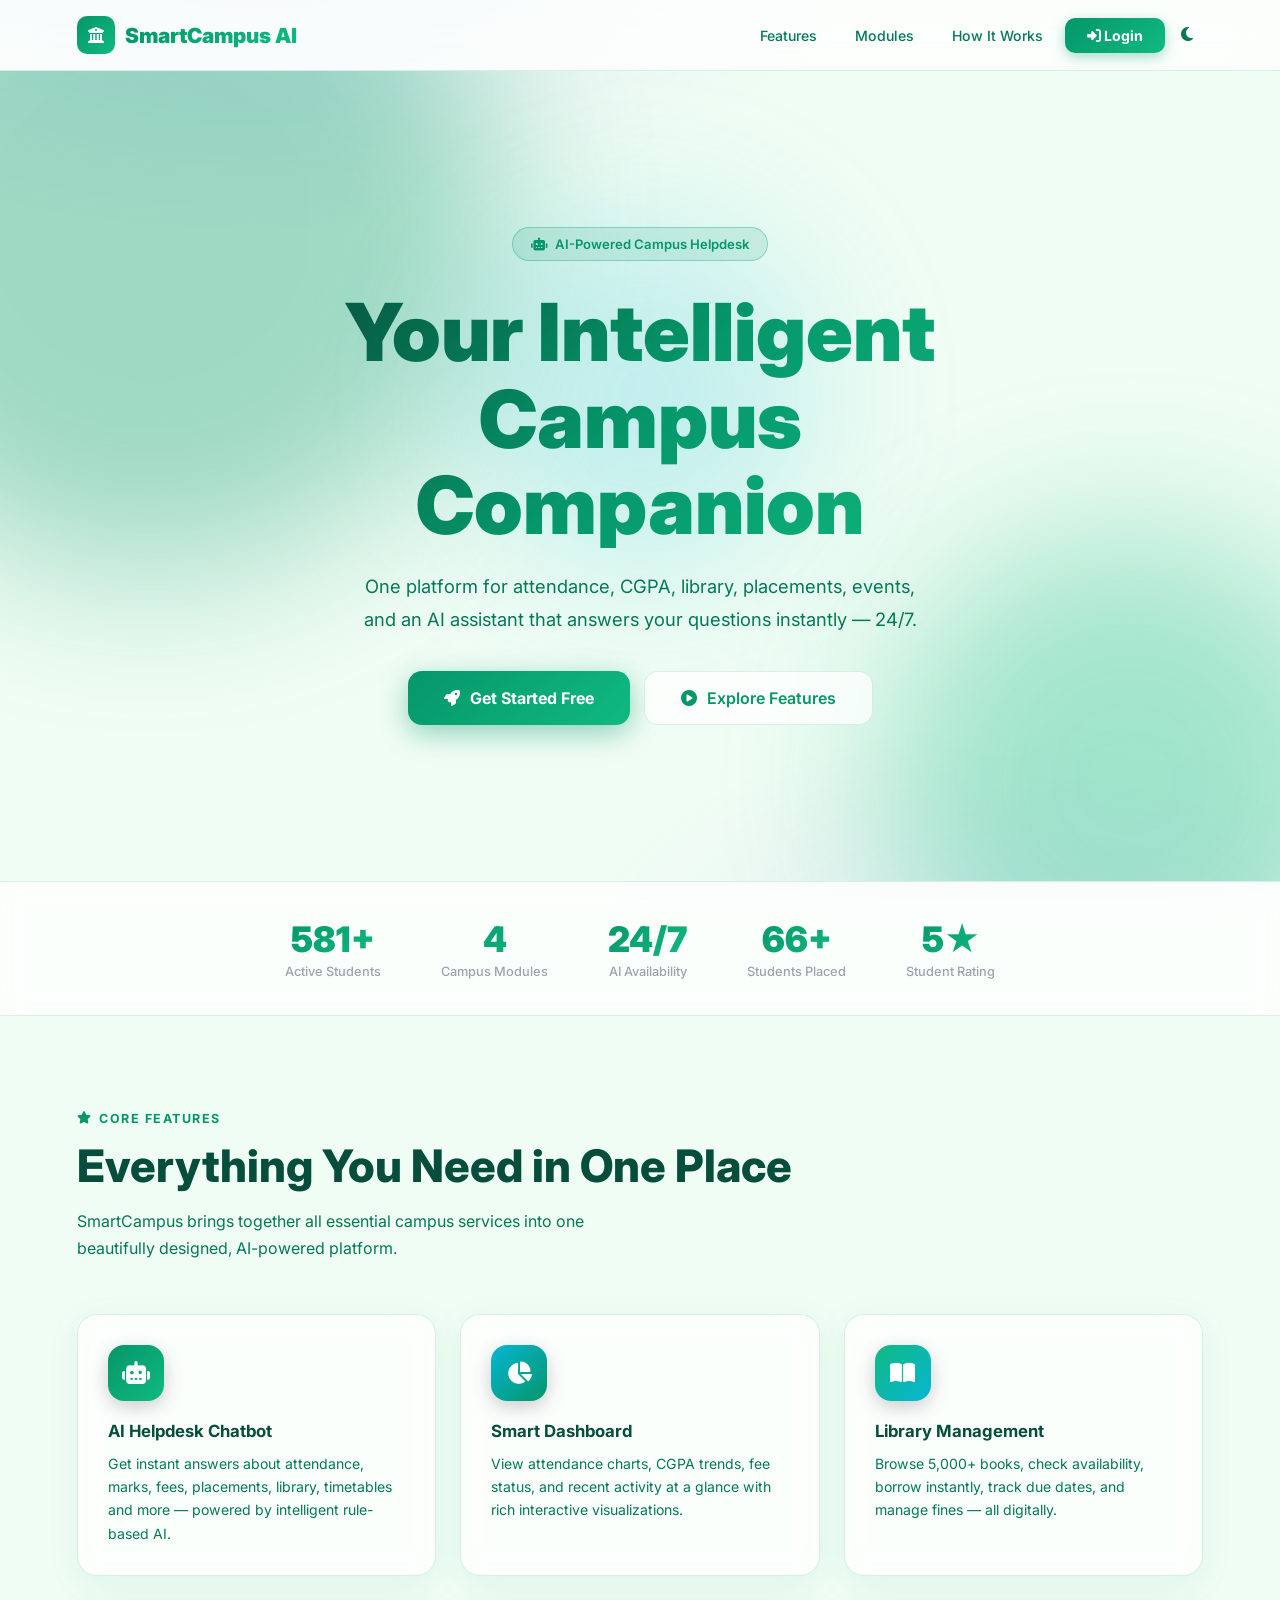
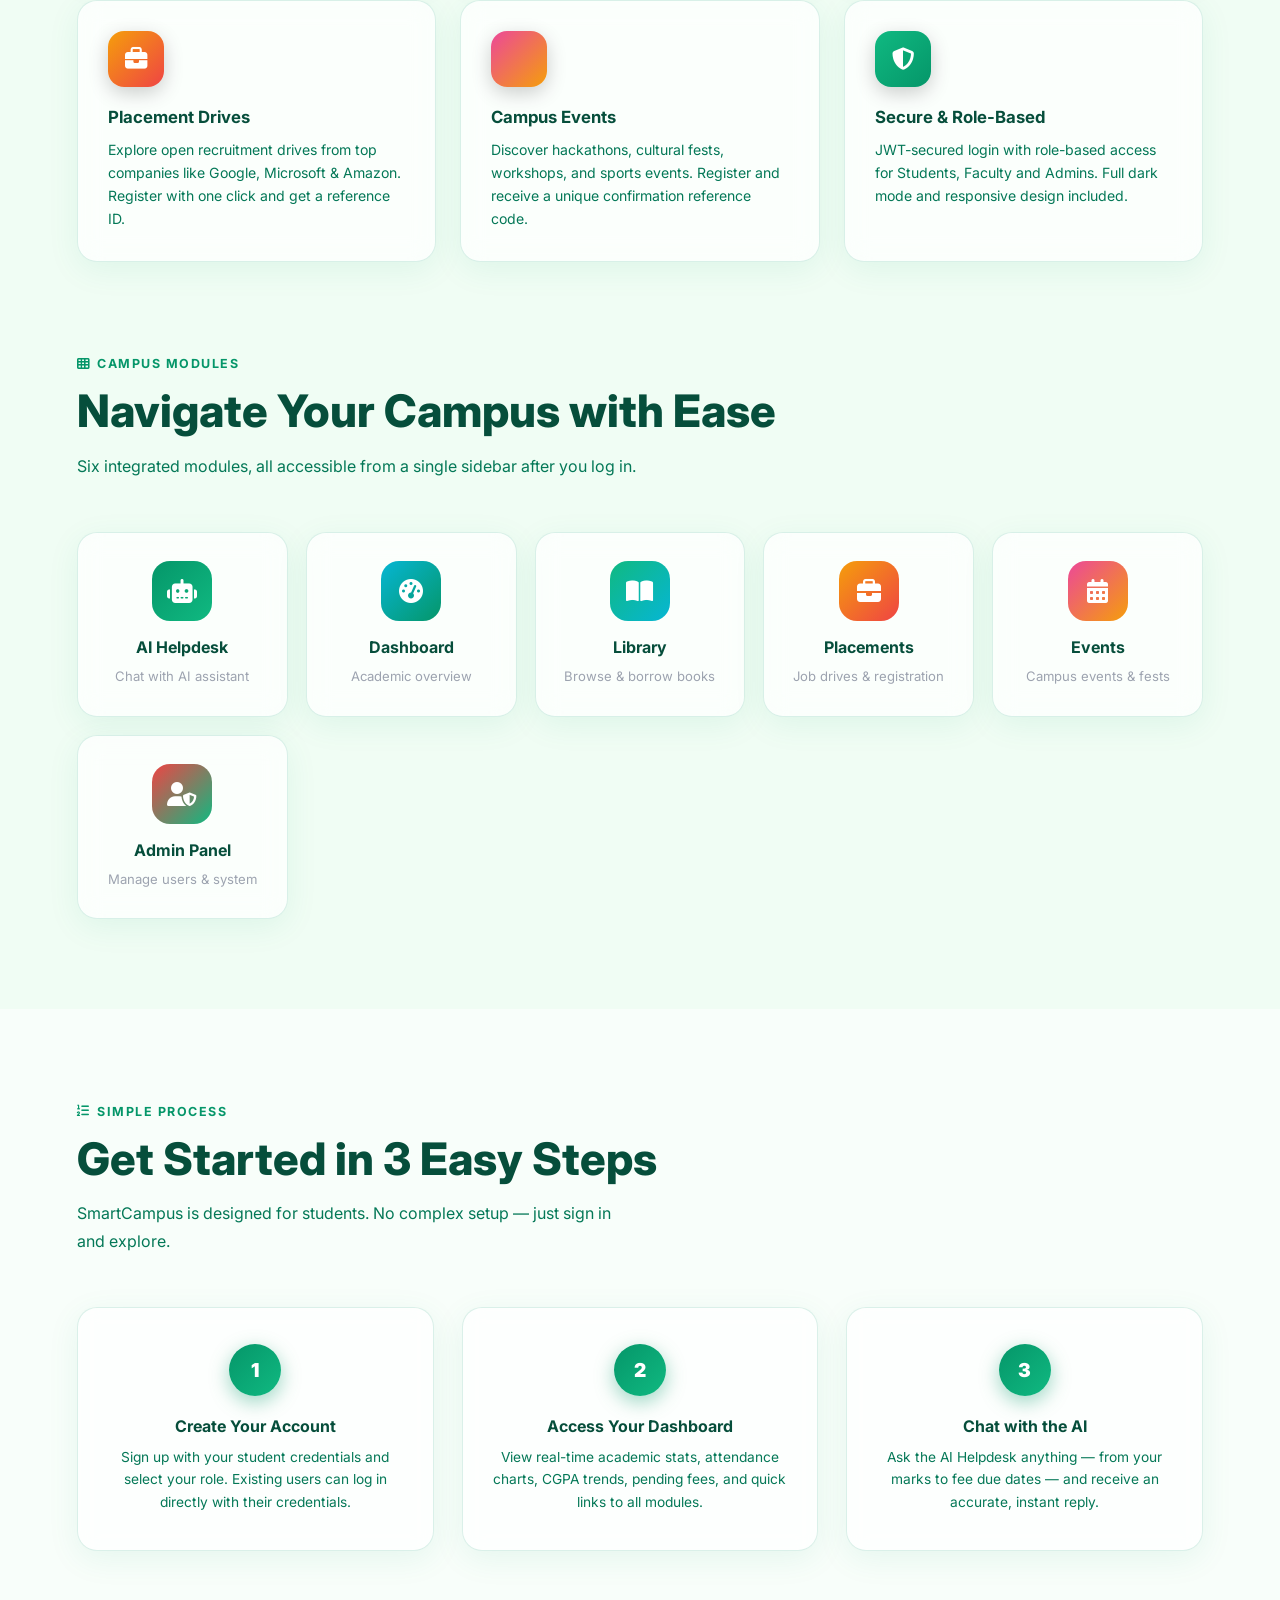
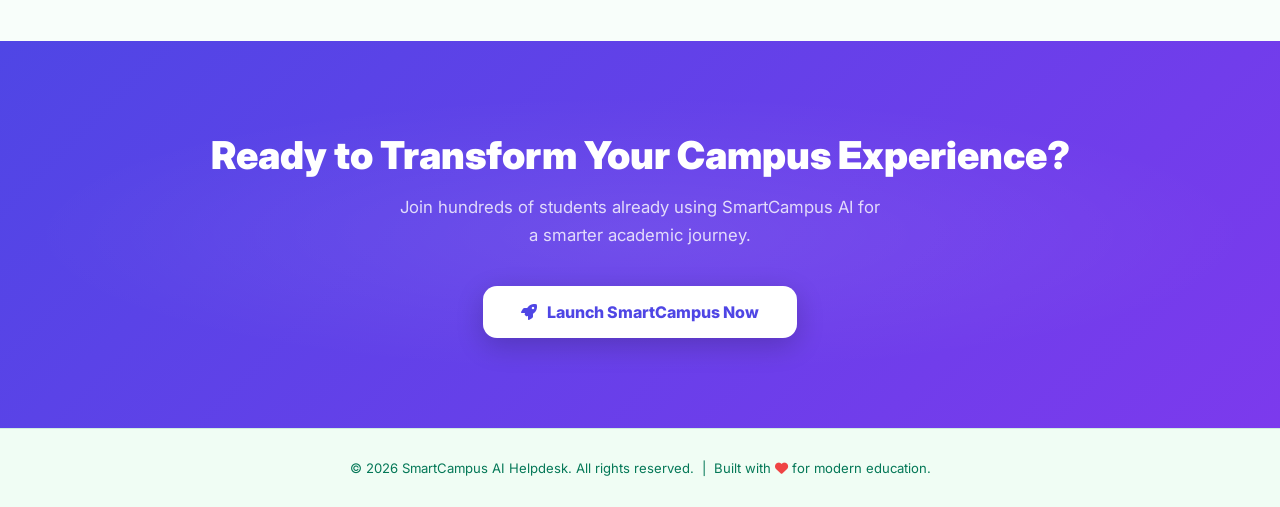
<file: index.html>
<!DOCTYPE html>
<html lang="en" data-theme="light">
<head>
  <meta charset="UTF-8">
  <meta name="viewport" content="width=device-width, initial-scale=1.0">
  <title>SmartCampus AI — Your Intelligent Campus Companion</title>
  <meta name="description" content="SmartCampus AI — an all-in-one AI-powered helpdesk for students. Access library, placements, events, chatbot support and more.">
  <link rel="stylesheet" href="style.css">
  <link href="https://fonts.googleapis.com/css2?family=Inter:wght@300;400;500;600;700;800;900&display=swap" rel="stylesheet">
  <link rel="stylesheet" href="https://cdnjs.cloudflare.com/ajax/libs/font-awesome/6.4.0/css/all.min.css">
  <style>
    /* ── Navbar ── */
    .navbar {
      display: flex; align-items: center; justify-content: space-between;
      padding: 1rem 6%;
      position: sticky; top: 0; z-index: 999;
      background: var(--surface); backdrop-filter: blur(20px);
      border-bottom: 1px solid var(--border);
      transition: all 0.3s;
    }
    .nav-brand {
      font-size: 1.3rem; font-weight: 900; display: flex; align-items: center; gap: 10px;
    }
    .nav-brand-icon {
      width: 38px; height: 38px; background: linear-gradient(135deg,var(--primary),var(--accent));
      border-radius: 10px; display: flex; align-items: center; justify-content: center;
      color: #fff; font-size: 1rem;
    }
    .nav-brand-text {
      background: linear-gradient(135deg, var(--primary), var(--accent));
      -webkit-background-clip: text; -webkit-text-fill-color: transparent;
    }
    .nav-links { display: flex; align-items: center; gap: 6px; }
    .nav-link {
      padding: 8px 16px; border-radius: 8px; color: var(--text-2);
      font-weight: 500; font-size: 0.88rem; transition: all 0.2s;
    }
    .nav-link:hover { background: rgba(var(--shadow-color),0.08); color: var(--primary); }
    .nav-cta {
      background: linear-gradient(135deg,var(--primary),var(--accent));
      color: #fff !important; padding: 9px 22px; border-radius: 10px;
      font-weight: 700; font-size: 0.88rem; transition: all 0.2s;
      box-shadow: 0 4px 14px rgba(var(--shadow-color),0.35);
    }
    .nav-cta:hover { transform: translateY(-2px); box-shadow: 0 8px 24px rgba(var(--shadow-color),0.5); }
    .theme-toggle-btn {
      background: none; border: none; cursor: pointer; padding: 8px 10px;
      border-radius: 8px; font-size: 1rem; color: var(--text-2); transition: all 0.2s;
    }
    .theme-toggle-btn:hover { background: rgba(var(--shadow-color),0.1); color: var(--primary); }

    /* ── Hero ── */
    .hero {
      min-height: 90vh; display: flex; align-items: center; justify-content: center;
      text-align: center; padding: 80px 6%;
      position: relative; overflow: hidden;
    }
    .hero-blob {
      position: absolute; border-radius: 50%; filter: blur(80px); opacity: 0.35;
      animation: blobFloat 10s ease-in-out infinite; pointer-events: none;
    }
    .hero-blob-1 { width: 700px; height: 700px; background: var(--primary); top: -200px; left: -200px; }
    .hero-blob-2 { width: 500px; height: 500px; background: var(--accent); bottom: -150px; right: -100px; animation-delay: 4s; }
    .hero-blob-3 { width: 350px; height: 350px; background: var(--info); top: 40%; left: 50%; transform: translate(-50%,-50%); opacity: 0.2; animation-delay: 2s; }
    @keyframes blobFloat {
      0%,100% { transform: scale(1) translate(0,0); }
      33%      { transform: scale(1.06) translate(15px,-15px); }
      66%      { transform: scale(0.95) translate(-10px,12px); }
    }
    .hero-content { position: relative; z-index: 2; max-width: 780px; }
    .hero-badge {
      display: inline-flex; align-items: center; gap: 8px;
      background: rgba(var(--shadow-color),0.12); border: 1px solid rgba(var(--shadow-color),0.3);
      padding: 8px 18px; border-radius: 50px; font-size: 0.82rem; font-weight: 600;
      color: var(--primary); margin-bottom: 28px;
      animation: fadeInDown 0.6s ease both;
    }
    .hero h1 {
      font-size: clamp(2.6rem, 6.5vw, 5rem); font-weight: 900; line-height: 1.08;
      margin-bottom: 22px;
      background: linear-gradient(135deg, var(--text) 0%, var(--primary) 50%, var(--accent) 100%);
      -webkit-background-clip: text; -webkit-text-fill-color: transparent;
      animation: fadeInUp 0.7s ease both 0.1s;
    }
    [data-theme="dark"] .hero h1 {
      background: linear-gradient(135deg, #e2e8f0 0%, #a5b4fc 50%, #c4b5fd 100%);
      -webkit-background-clip: text; -webkit-text-fill-color: transparent;
    }
    .hero p {
      font-size: 1.15rem; color: var(--text-2); max-width: 580px; margin: 0 auto 36px;
      line-height: 1.75; animation: fadeInUp 0.7s ease both 0.2s;
    }
    .hero-actions {
      display: flex; gap: 14px; justify-content: center; flex-wrap: wrap;
      animation: fadeInUp 0.7s ease both 0.3s;
    }
    .btn-hero-primary {
      display: inline-flex; align-items: center; gap: 10px;
      background: linear-gradient(135deg,var(--primary),var(--accent)); color: #fff;
      padding: 16px 36px; border-radius: 14px; font-weight: 700; font-size: 1rem;
      box-shadow: 0 8px 28px rgba(var(--shadow-color),0.42); transition: all 0.25s;
    }
    .btn-hero-primary:hover { transform: translateY(-3px); box-shadow: 0 14px 40px rgba(var(--shadow-color),0.55); }
    .btn-hero-secondary {
      display: inline-flex; align-items: center; gap: 10px;
      background: var(--surface); color: var(--primary);
      padding: 16px 36px; border-radius: 14px; font-weight: 600; font-size: 1rem;
      border: 1.5px solid var(--border); backdrop-filter: blur(8px); transition: all 0.25s;
    }
    .btn-hero-secondary:hover { transform: translateY(-2px); background: rgba(var(--shadow-color),0.08); }

    /* ── Stats Bar ── */
    .stats-bar {
      display: flex; justify-content: center; gap: 60px; flex-wrap: wrap;
      padding: 36px 6%;
      background: var(--surface); backdrop-filter: blur(12px);
      border-top: 1px solid var(--border); border-bottom: 1px solid var(--border);
    }
    .stat-item { text-align: center; }
    .stat-item .num {
      font-size: 2.2rem; font-weight: 900;
      background: linear-gradient(135deg,var(--primary),var(--accent));
      -webkit-background-clip: text; -webkit-text-fill-color: transparent;
    }
    .stat-item .lbl { font-size: 0.8rem; color: var(--text-muted); margin-top: 4px; font-weight: 500; }

    /* ── Features ── */
    .section { padding: 90px 6%; }
    .section-label {
      display: inline-flex; align-items: center; gap: 7px;
      font-size: 0.78rem; font-weight: 700; text-transform: uppercase;
      letter-spacing: 0.12em; color: var(--primary); margin-bottom: 14px;
    }
    .section-title {
      font-size: clamp(1.8rem,4vw,2.8rem); font-weight: 800;
      margin-bottom: 14px; line-height: 1.2;
    }
    .section-sub { font-size: 1rem; color: var(--text-2); max-width: 560px; margin-bottom: 52px; line-height: 1.7; }

    .features-grid {
      display: grid;
      grid-template-columns: repeat(auto-fit, minmax(280px, 1fr));
      gap: 24px;
    }
    .feature-card {
      padding: 30px; border-radius: 20px;
      background: var(--surface); border: 1px solid var(--border);
      backdrop-filter: blur(12px); box-shadow: var(--shadow);
      transition: transform 0.28s, box-shadow 0.28s;
      position: relative; overflow: hidden;
    }
    .feature-card::before {
      content: ''; position: absolute; bottom: 0; left: 0; right: 0; height: 3px;
      opacity: 0; transition: opacity 0.3s;
    }
    .feature-card:hover { transform: translateY(-6px); box-shadow: var(--shadow-md); }
    .feature-card:hover::before { opacity: 1; }
    .feature-icon {
      width: 56px; height: 56px; border-radius: 16px;
      display: flex; align-items: center; justify-content: center;
      font-size: 1.4rem; color: #fff; margin-bottom: 20px;
      box-shadow: 0 6px 20px rgba(0,0,0,0.2);
    }
    .feature-card h3 { font-size: 1.05rem; font-weight: 700; margin-bottom: 10px; }
    .feature-card p  { font-size: 0.88rem; color: var(--text-2); line-height: 1.65; margin: 0; }

    /* ── Steps ── */
    .steps-grid {
      display: grid; grid-template-columns: repeat(auto-fit, minmax(220px,1fr)); gap: 28px;
    }
    .step {
      text-align: center; padding: 36px 22px;
      background: var(--surface); border: 1px solid var(--border);
      border-radius: 20px; backdrop-filter: blur(10px); box-shadow: var(--shadow);
    }
    .step-num {
      width: 52px; height: 52px; border-radius: 50%;
      background: linear-gradient(135deg,var(--primary),var(--accent));
      color: #fff; font-weight: 900; font-size: 1.2rem;
      display: flex; align-items: center; justify-content: center;
      margin: 0 auto 20px;
      box-shadow: 0 6px 20px rgba(var(--shadow-color),0.4);
    }
    .step h3 { margin-bottom: 10px; font-size: 1rem; }
    .step p  { font-size: 0.86rem; color: var(--text-2); line-height: 1.65; margin: 0; }

    /* ── Modules Grid ── */
    .modules-grid {
      display: grid; grid-template-columns: repeat(auto-fit, minmax(200px,1fr)); gap: 18px;
    }
    .module-card {
      padding: 28px; border-radius: 20px; text-align: center;
      background: var(--surface); border: 1px solid var(--border);
      backdrop-filter: blur(12px); box-shadow: var(--shadow);
      transition: transform 0.25s, box-shadow 0.25s; cursor: pointer;
    }
    .module-card:hover { transform: translateY(-5px); box-shadow: var(--shadow-md); }
    .module-card .m-icon {
      width: 60px; height: 60px; border-radius: 18px; margin: 0 auto 16px;
      display: flex; align-items: center; justify-content: center;
      font-size: 1.5rem; color: #fff;
    }
    .module-card h3 { font-size: 1rem; margin-bottom: 8px; }
    .module-card p  { font-size: 0.82rem; color: var(--text-muted); margin: 0; }

    /* ── CTA Section ── */
    .cta-section {
      text-align: center; padding: 90px 6%;
      background: linear-gradient(135deg,#4f46e5,#7c3aed);
      position: relative; overflow: hidden;
    }
    .cta-section::before {
      content: ''; position: absolute; inset: 0;
      background: radial-gradient(ellipse 80% 60% at 50% 50%, rgba(255,255,255,0.08) 0%, transparent 60%);
    }
    .cta-section * { position: relative; z-index: 1; }
    .cta-section h2 { font-size: 2.4rem; font-weight: 900; color: #fff; margin-bottom: 14px; }
    .cta-section p  { color: rgba(255,255,255,0.8); font-size: 1.05rem; max-width: 480px; margin: 0 auto 36px; }
    .btn-cta {
      display: inline-flex; align-items: center; gap: 10px;
      background: #fff; color: #4f46e5;
      padding: 16px 38px; border-radius: 14px; font-weight: 800; font-size: 1rem;
      box-shadow: 0 8px 28px rgba(0,0,0,0.2); transition: all 0.25s;
    }
    .btn-cta:hover { transform: translateY(-3px); box-shadow: 0 14px 40px rgba(0,0,0,0.3); }

    /* ── Footer ── */
    footer {
      text-align: center; padding: 28px 6%;
      font-size: 0.82rem; color: var(--text-muted);
      border-top: 1px solid var(--border);
    }
    footer a { color: var(--primary); }
  </style>
</head>
<body>
  <!-- Navbar -->
  <nav class="navbar" id="navbar">
    <a href="index.html" class="nav-brand">
      <div class="nav-brand-icon"><i class="fas fa-university"></i></div>
      <span class="nav-brand-text">SmartCampus AI</span>
    </a>
    <div class="nav-links">
      <a href="#features"    class="nav-link">Features</a>
      <a href="#modules"     class="nav-link">Modules</a>
      <a href="#how-it-works" class="nav-link">How It Works</a>
      <a href="login.html"   class="nav-link nav-cta"><i class="fas fa-sign-in-alt"></i> Login</a>
      <button class="theme-toggle-btn" id="theme-toggle" title="Toggle dark mode"><i class="fas fa-moon"></i></button>
    </div>
  </nav>

  <!-- Hero -->
  <section class="hero" id="home">
    <div class="hero-blob hero-blob-1"></div>
    <div class="hero-blob hero-blob-2"></div>
    <div class="hero-blob hero-blob-3"></div>
    <div class="hero-content">
      <div class="hero-badge"><i class="fas fa-robot"></i> AI-Powered Campus Helpdesk</div>
      <h1>Your Intelligent<br>Campus Companion</h1>
      <p>One platform for attendance, CGPA, library, placements, events, and an AI assistant that answers your questions instantly — 24/7.</p>
      <div class="hero-actions">
        <a href="login.html" class="btn-hero-primary"><i class="fas fa-rocket"></i> Get Started Free</a>
        <a href="#features"  class="btn-hero-secondary"><i class="fas fa-play-circle"></i> Explore Features</a>
      </div>
    </div>
  </section>

  <!-- Stats Bar -->
  <div class="stats-bar">
    <div class="stat-item"><div class="num" id="stat1">0</div><div class="lbl">Active Students</div></div>
    <div class="stat-item"><div class="num" id="stat2">0</div><div class="lbl">Campus Modules</div></div>
    <div class="stat-item"><div class="num">24/7</div><div class="lbl">AI Availability</div></div>
    <div class="stat-item"><div class="num" id="stat3">0</div><div class="lbl">Students Placed</div></div>
    <div class="stat-item"><div class="num">5★</div><div class="lbl">Student Rating</div></div>
  </div>

  <!-- Features -->
  <section class="section" id="features">
    <div class="section-label"><i class="fas fa-star"></i> Core Features</div>
    <h2 class="section-title">Everything You Need in One Place</h2>
    <p class="section-sub">SmartCampus brings together all essential campus services into one beautifully designed, AI-powered platform.</p>

    <div class="features-grid">
      <div class="feature-card">
        <div class="feature-icon" style="background:linear-gradient(135deg,var(--primary),var(--accent))"><i class="fas fa-robot"></i></div>
        <h3>AI Helpdesk Chatbot</h3>
        <p>Get instant answers about attendance, marks, fees, placements, library, timetables and more — powered by intelligent rule-based AI.</p>
      </div>
      <div class="feature-card">
        <div class="feature-icon" style="background:linear-gradient(135deg,var(--info),var(--primary))"><i class="fas fa-chart-pie"></i></div>
        <h3>Smart Dashboard</h3>
        <p>View attendance charts, CGPA trends, fee status, and recent activity at a glance with rich interactive visualizations.</p>
      </div>
      <div class="feature-card">
        <div class="feature-icon" style="background:linear-gradient(135deg,var(--success),var(--info))"><i class="fas fa-book-open"></i></div>
        <h3>Library Management</h3>
        <p>Browse 5,000+ books, check availability, borrow instantly, track due dates, and manage fines — all digitally.</p>
      </div>
      <div class="feature-card">
        <div class="feature-icon" style="background:linear-gradient(135deg,#f59e0b,#ef4444)"><i class="fas fa-briefcase"></i></div>
        <h3>Placement Drives</h3>
        <p>Explore open recruitment drives from top companies like Google, Microsoft & Amazon. Register with one click and get a reference ID.</p>
      </div>
      <div class="feature-card">
        <div class="feature-icon" style="background:linear-gradient(135deg,#ec4899,#f59e0b)"><i class="fas fa-calendar-star"></i></div>
        <h3>Campus Events</h3>
        <p>Discover hackathons, cultural fests, workshops, and sports events. Register and receive a unique confirmation reference code.</p>
      </div>
      <div class="feature-card">
        <div class="feature-icon" style="background:linear-gradient(135deg,var(--accent),var(--primary))"><i class="fas fa-shield-alt"></i></div>
        <h3>Secure & Role-Based</h3>
        <p>JWT-secured login with role-based access for Students, Faculty and Admins. Full dark mode and responsive design included.</p>
      </div>
    </div>
  </section>

  <!-- Modules -->
  <section class="section" id="modules" style="padding-top:0">
    <div class="section-label"><i class="fas fa-th"></i> Campus Modules</div>
    <h2 class="section-title">Navigate Your Campus with Ease</h2>
    <p class="section-sub">Six integrated modules, all accessible from a single sidebar after you log in.</p>
    <div class="modules-grid">
      <a href="login.html" style="text-decoration:none">
        <div class="module-card">
          <div class="m-icon" style="background:linear-gradient(135deg,var(--primary),var(--accent))"><i class="fas fa-robot"></i></div>
          <h3>AI Helpdesk</h3><p>Chat with AI assistant</p>
        </div>
      </a>
      <a href="login.html" style="text-decoration:none">
        <div class="module-card">
          <div class="m-icon" style="background:linear-gradient(135deg,var(--info),var(--primary))"><i class="fas fa-tachometer-alt"></i></div>
          <h3>Dashboard</h3><p>Academic overview</p>
        </div>
      </a>
      <a href="login.html" style="text-decoration:none">
        <div class="module-card">
          <div class="m-icon" style="background:linear-gradient(135deg,var(--success),var(--info))"><i class="fas fa-book-open"></i></div>
          <h3>Library</h3><p>Browse &amp; borrow books</p>
        </div>
      </a>
      <a href="login.html" style="text-decoration:none">
        <div class="module-card">
          <div class="m-icon" style="background:linear-gradient(135deg,#f59e0b,#ef4444)"><i class="fas fa-briefcase"></i></div>
          <h3>Placements</h3><p>Job drives &amp; registration</p>
        </div>
      </a>
      <a href="login.html" style="text-decoration:none">
        <div class="module-card">
          <div class="m-icon" style="background:linear-gradient(135deg,#ec4899,#f59e0b)"><i class="fas fa-calendar-alt"></i></div>
          <h3>Events</h3><p>Campus events &amp; fests</p>
        </div>
      </a>
      <a href="login.html" style="text-decoration:none">
        <div class="module-card">
          <div class="m-icon" style="background:linear-gradient(135deg,var(--danger),var(--accent))"><i class="fas fa-user-shield"></i></div>
          <h3>Admin Panel</h3><p>Manage users &amp; system</p>
        </div>
      </a>
    </div>
  </section>

  <!-- How it works -->
  <section class="section" id="how-it-works" style="background:var(--surface-2)">
    <div class="section-label"><i class="fas fa-list-ol"></i> Simple Process</div>
    <h2 class="section-title">Get Started in 3 Easy Steps</h2>
    <p class="section-sub">SmartCampus is designed for students. No complex setup — just sign in and explore.</p>
    <div class="steps-grid">
      <div class="step">
        <div class="step-num">1</div>
        <h3>Create Your Account</h3>
        <p>Sign up with your student credentials and select your role. Existing users can log in directly with their credentials.</p>
      </div>
      <div class="step">
        <div class="step-num">2</div>
        <h3>Access Your Dashboard</h3>
        <p>View real-time academic stats, attendance charts, CGPA trends, pending fees, and quick links to all modules.</p>
      </div>
      <div class="step">
        <div class="step-num">3</div>
        <h3>Chat with the AI</h3>
        <p>Ask the AI Helpdesk anything — from your marks to fee due dates — and receive an accurate, instant reply.</p>
      </div>
    </div>
  </section>

  <!-- CTA -->
  <section class="cta-section">
    <h2>Ready to Transform Your Campus Experience?</h2>
    <p>Join hundreds of students already using SmartCampus AI for a smarter academic journey.</p>
    <a href="login.html" class="btn-cta"><i class="fas fa-rocket"></i> Launch SmartCampus Now</a>
  </section>

  <!-- Footer -->
  <footer>
    <p>© 2026 SmartCampus AI Helpdesk. All rights reserved. &nbsp;|&nbsp; Built with <i class="fas fa-heart" style="color:#ef4444"></i> for modern education.</p>
  </footer>

  <script src="script.js"></script>
  <script>
    // Stats counter on scroll
    const statsObserver = new IntersectionObserver((entries) => {
      entries.forEach(e => {
        if (e.isIntersecting) {
          countUp(document.getElementById('stat1'), 1245, '+');
          countUp(document.getElementById('stat2'), 8);
          countUp(document.getElementById('stat3'), 142, '+');
          statsObserver.disconnect();
        }
      });
    }, { threshold: 0.3 });
    const statsBar = document.querySelector('.stats-bar');
    if (statsBar) statsObserver.observe(statsBar);

    // Smooth scroll
    document.querySelectorAll('a[href^="#"]').forEach(a => {
      a.addEventListener('click', e => {
        const target = document.querySelector(a.getAttribute('href'));
        if (target) { e.preventDefault(); target.scrollIntoView({ behavior: 'smooth' }); }
      });
    });

    // Navbar scroll effect
    window.addEventListener('scroll', () => {
      document.getElementById('navbar').style.boxShadow =
        window.scrollY > 20 ? '0 4px 24px rgba(99,102,241,0.12)' : 'none';
    });

    // Feature card tilt on hover
    document.querySelectorAll('.feature-card').forEach(card => {
      card.addEventListener('mousemove', e => {
        const r = card.getBoundingClientRect();
        const x = (e.clientX - r.left) / r.width  - 0.5;
        const y = (e.clientY - r.top)  / r.height - 0.5;
        card.style.transform = `translateY(-6px) rotateX(${-y*6}deg) rotateY(${x*6}deg)`;
      });
      card.addEventListener('mouseleave', () => { card.style.transform = ''; });
    });
  </script>
</body>
</html>
</file>
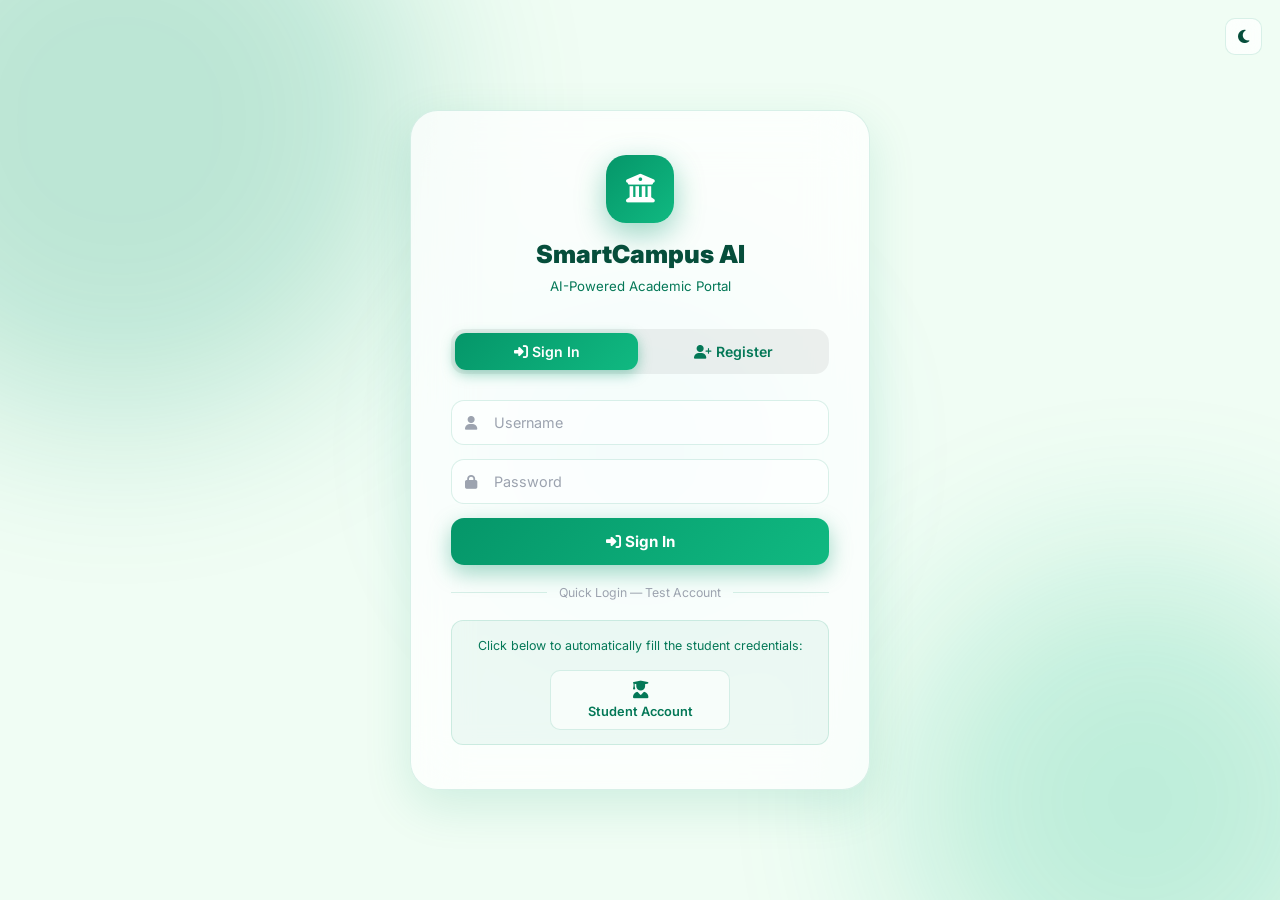
<file: admin.html>
<!DOCTYPE html>
<html lang="en" data-theme="light">
<head>
  <meta charset="UTF-8">
  <meta name="viewport" content="width=device-width, initial-scale=1.0">
  <title>Admin Dashboard — SmartCampus AI</title>
  <meta name="description" content="SmartCampus Admin Dashboard — Manage users, monitor stats, and configure system details.">
  <link rel="stylesheet" href="style.css">
  <link href="https://fonts.googleapis.com/css2?family=Inter:wght@300;400;500;600;700;800;900&display=swap" rel="stylesheet">
  <link rel="stylesheet" href="https://cdnjs.cloudflare.com/ajax/libs/font-awesome/6.4.0/css/all.min.css">
  <style>
    /* Table modifications */
    .role-badge { padding:4px 10px; border-radius:20px; font-size:0.72rem; font-weight:700; }
    .role-STUDENT { background:rgba(16,185,129,0.12); color:#10b981; }
    .role-FACULTY { background:rgba(var(--shadow-color),0.12); color:var(--primary); }
    .role-ADMIN   { background:rgba(239,68,68,0.12); color:#ef4444; }

    /* Admin specifics */
    .system-info-panel {
      padding:24px; border-radius:var(--radius); background:var(--surface);
      border:1px solid var(--border); box-shadow:var(--shadow); margin-top:24px;
    }
  </style>
</head>
<body>
<div class="app-layout">
  <!-- Sidebar -->
  <aside class="sidebar">
    <div class="sidebar-brand">
      <div class="sidebar-brand-icon"><i class="fas fa-university"></i></div>
      <div><div class="sidebar-brand-text">Admin Panel</div><div class="sidebar-brand-sub">SmartCampus AI</div></div>
    </div>
    <nav class="sidebar-nav">
      <span class="sidebar-section-label">Navigation</span>
      <a class="sidebar-link active" id="nav-overview" href="#" onclick="showSection('overview'); return false;"><i class="fas fa-chart-pie"></i><span>Overview</span></a>
      <a class="sidebar-link" id="nav-users" href="#" onclick="showSection('users'); return false;"><i class="fas fa-users"></i><span>Manage Users</span></a>
      <a class="sidebar-link" id="nav-logins" href="#" onclick="showSection('logins'); return false;"><i class="fas fa-history"></i><span>Login Logs</span></a>
    </nav>
    <div class="sidebar-footer">
      <div style="display:flex;align-items:center;gap:10px;padding:10px;border-radius:12px;background:var(--surface-2);border:1px solid var(--border);margin-bottom:8px;">
        <div id="sidebar-user-avatar" style="width:36px;height:36px;border-radius:10px;background:linear-gradient(135deg,var(--primary),var(--accent));display:flex;align-items:center;justify-content:center;color:#fff;font-weight:700;font-size:0.85rem;flex-shrink:0;"></div>
        <div style="flex:1;min-width:0;"><div id="sidebar-user-name" style="font-size:0.82rem;font-weight:700;overflow:hidden;text-overflow:ellipsis;white-space:nowrap;"></div><div id="sidebar-user-role" style="font-size:0.7rem;color:var(--text-muted);"></div></div>
      </div>
      <button class="sidebar-link theme-toggle-btn" id="theme-toggle" style="width:100%;border:none;cursor:pointer;background:none;text-align:left;"><i class="fas fa-moon"></i><span class="theme-label">Dark Mode</span></button>
      <a class="sidebar-link" href="#" onclick="logout();return false;" style="color:var(--danger);"><i class="fas fa-sign-out-alt"></i><span>Logout</span></a>
    </div>
  </aside>

  <!-- Main -->
  <main class="main-content">
    <div class="page-header">
      <div class="page-header-icon" style="background:linear-gradient(135deg,var(--danger),var(--accent))"><i class="fas fa-user-shield"></i></div>
      <div><h1 id="welcomeMsg">Welcome, Admin</h1><p>Oversee and manage system users, roles, and status</p></div>
    </div>

    <!-- ── Overview Section ── -->
    <div id="section-overview">
      <div class="stats-grid">
        <div class="stat-card" onclick="showSection('users')" style="cursor:pointer;" title="View Students">
          <div class="stat-icon" style="background:linear-gradient(135deg,var(--success),var(--info))"><i class="fas fa-user-graduate"></i></div>
          <div class="stat-value" id="statStudents">—</div>
          <div class="stat-label">Total Students</div>
        </div>
        <div class="stat-card" onclick="showSection('users')" style="cursor:pointer;" title="View Faculty">
          <div class="stat-icon" style="background:linear-gradient(135deg,var(--primary),var(--accent))"><i class="fas fa-chalkboard-teacher"></i></div>
          <div class="stat-value" id="statFaculty">—</div>
          <div class="stat-label">Total Faculty</div>
        </div>
        <div class="stat-card" onclick="showSection('users')" style="cursor:pointer;" title="View Admins">
          <div class="stat-icon" style="background:linear-gradient(135deg,#ef4444,#f59e0b)"><i class="fas fa-user-shield"></i></div>
          <div class="stat-value" id="statAdmins">—</div>
          <div class="stat-label">System Admins</div>
        </div>
        <div class="stat-card" onclick="showSection('users')" style="cursor:pointer;" title="View All Users">
          <div class="stat-icon" style="background:linear-gradient(135deg,var(--info),var(--primary))"><i class="fas fa-users"></i></div>
          <div class="stat-value" id="statTotal">—</div>
          <div class="stat-label">Total Users</div>
        </div>
      </div>

      <div class="system-info-panel">
        <h3 style="margin-bottom:14px;"><i class="fas fa-cogs" style="color:var(--primary);margin-right:8px;"></i>Quick Admin Actions</h3>
        <div style="display:flex;gap:12px;flex-wrap:wrap;">
          <button class="btn btn-primary" onclick="showSection('users')"><i class="fas fa-users"></i> Manage All Users</button>
          <button class="btn btn-success" onclick="showSection('users'); openAddUserModal();"><i class="fas fa-user-plus"></i> Add New User Account</button>
          <button class="btn btn-secondary" onclick="showToast('Database backups synced successfully.', 'success')"><i class="fas fa-database"></i> Backup System Data</button>
        </div>
      </div>

      <div class="system-info-panel">
        <h3 style="margin-bottom:10px;"><i class="fas fa-info-circle" style="color:var(--primary);margin-right:8px;"></i>System Environment Status</h3>
        <p style="margin:0;font-size:0.9rem;">
          Database Mode: <strong>Mock Cache Engine (DEMO Mode)</strong> &nbsp;|&nbsp;
          Host System: <strong>http://localhost:8000</strong> &nbsp;|&nbsp;
          Secure Key Protocol: <strong>Local JWT Simulation</strong>
        </p>
      </div>
    </div>

    <!-- ── Users Management Section ── -->
    <div id="section-users" style="display:none;">
      <div style="display:flex;align-items:center;justify-content:space-between;margin-bottom:20px;flex-wrap:wrap;gap:12px;">
        <h2 style="margin:0;font-size:1.4rem;">User Registry</h2>
        <button class="btn btn-primary" onclick="openAddUserModal()"><i class="fas fa-user-plus"></i> Add New User</button>
      </div>

      <!-- Filter tabs -->
      <div class="filter-chips">
        <button class="chip active" id="tab-ALL" onclick="filterTable('ALL', this)">All Users</button>
        <button class="chip" id="tab-STUDENT" onclick="filterTable('STUDENT', this)">Students</button>
        <button class="chip" id="tab-FACULTY" onclick="filterTable('FACULTY', this)">Faculty</button>
        <button class="chip" id="tab-ADMIN" onclick="filterTable('ADMIN', this)">Admins</button>
      </div>

      <!-- Search -->
      <div class="search-row">
        <div class="search-wrap">
          <i class="fas fa-search"></i>
          <input type="text" id="userSearch" placeholder="Search users by name, username or email…" oninput="renderTable()">
        </div>
      </div>

      <!-- Table Wrapper -->
      <div class="table-wrap">
        <table class="data-table">
          <thead>
            <tr>
              <th>ID</th>
              <th>Full Name</th>
              <th>Username</th>
              <th>Email</th>
              <th>Phone</th>
              <th>Role</th>
              <th style="text-align:center;">Action</th>
            </tr>
          </thead>
          <tbody id="userTableBody">
            <tr><td colspan="7" style="text-align:center;opacity:0.5;padding:30px;">Loading users…</td></tr>
          </tbody>
        </table>
      </div>
    </div>

    <!-- ── Login Logs Section ── -->
    <div id="section-logins" style="display:none;">
      <div style="display:flex;align-items:center;justify-content:space-between;margin-bottom:20px;flex-wrap:wrap;gap:12px;">
        <h2 style="margin:0;font-size:1.4rem;">System Login History</h2>
        <button class="btn btn-danger" onclick="clearLoginLogs()"><i class="fas fa-trash-alt"></i> Clear Logs</button>
      </div>

      <!-- Table Wrapper -->
      <div class="table-wrap">
        <table class="data-table">
          <thead>
            <tr>
              <th>Timestamp</th>
              <th>Username</th>
              <th>Full Name</th>
              <th>Role</th>
              <th>Status</th>
            </tr>
          </thead>
          <tbody id="loginLogsTableBody">
            <tr><td colspan="5" style="text-align:center;opacity:0.5;padding:30px;">No login activity recorded.</td></tr>
          </tbody>
        </table>
      </div>
    </div>
  </main>
</div>

<!-- Add User Modal -->
<div class="modal-overlay" id="addUserModal">
  <div class="modal-box">
    <h3><i class="fas fa-user-plus" style="color:var(--primary);margin-right:8px;"></i>Add New System User</h3>
    <form id="addUserForm" onsubmit="submitAddUser(event)">
      <div class="form-group">
        <label>Full Name</label>
        <input class="form-control" type="text" id="newFullName" placeholder="e.g. Jane Doe" required>
      </div>
      <div class="form-group">
        <label>Username</label>
        <input class="form-control" type="text" id="newUsername" placeholder="e.g. jane_doe" required>
      </div>
      <div class="form-group">
        <label>Email Address</label>
        <input class="form-control" type="email" id="newEmail" placeholder="e.g. jane@campus.edu" required>
      </div>
      <div class="form-group">
        <label>Phone Number</label>
        <input class="form-control" type="tel" id="newPhone" placeholder="e.g. 9876543210">
      </div>
      <div class="form-group">
        <label>Password (Default: password)</label>
        <input class="form-control" type="password" id="newPassword" placeholder="Leave blank for default">
      </div>
      <div class="form-group">
        <label>Role Privilege Group</label>
        <select class="form-control" id="newRole" required>
          <option value="STUDENT">Student (Standard Access)</option>
          <option value="FACULTY">Faculty (Instructor Access)</option>
          <option value="ADMIN">Administrator (Full Privilege)</option>
        </select>
      </div>
      <div style="display:flex;gap:12px;margin-top:20px;">
        <button type="button" class="btn btn-secondary" style="flex:1" onclick="closeModal('addUserModal')">Cancel</button>
        <button type="submit" class="btn btn-primary" style="flex:2"><i class="fas fa-check"></i> Create Account</button>
      </div>
    </form>
  </div>
</div>

<!-- Delete Confirm Modal -->
<div class="modal-overlay" id="deleteModal">
  <div class="modal-box" style="max-width:380px;text-align:center;">
    <div style="font-size:2.5rem;color:var(--danger);margin-bottom:12px;"><i class="fas fa-exclamation-triangle"></i></div>
    <h3 style="margin:0 0 10px;">Remove User Account?</h3>
    <p id="deleteModalMsg" style="color:var(--text-2);font-size:0.9rem;margin:0 0 22px;line-height:1.5;"></p>
    <div style="display:flex;gap:12px;">
      <button class="btn btn-secondary" style="flex:1" onclick="closeModal('deleteModal')">Cancel</button>
      <button class="btn btn-danger" style="flex:1" onclick="confirmDelete()"><i class="fas fa-trash-alt"></i> Delete</button>
    </div>
  </div>
</div>

<script src="script.js"></script>
<script>
  // Auth and Role Enforcement
  const adminUser = checkAdmin();
  if (!adminUser) throw 'Access Denied';

  document.getElementById('welcomeMsg').innerText = `Welcome, ${adminUser.fullName}`;

  let users = Object.values(MOCK.users);
  let currentFilter = 'ALL';
  let pendingDeleteId = null;

  function loadOverview() {
    const students = users.filter(u => u.role === 'STUDENT').length;
    const faculty  = users.filter(u => u.role === 'FACULTY').length;
    const admins   = users.filter(u => u.role === 'ADMIN').length;

    document.getElementById('statStudents').textContent = students;
    document.getElementById('statFaculty').textContent  = faculty;
    document.getElementById('statAdmins').textContent   = admins;
    document.getElementById('statTotal').textContent    = users.length;
  }

  function filterTable(role, btn) {
    currentFilter = role;
    document.querySelectorAll('.filter-chips .chip').forEach(c => c.classList.remove('active'));
    btn.classList.add('active');
    renderTable();
  }

  function renderTable() {
    const q = document.getElementById('userSearch').value.toLowerCase();
    let filtered = users.filter(u => {
      const matchRole = currentFilter === 'ALL' || u.role === currentFilter;
      const matchQ = !q ||
        (u.fullName || '').toLowerCase().includes(q) ||
        (u.username || '').toLowerCase().includes(q) ||
        (u.email || '').toLowerCase().includes(q);
      return matchRole && matchQ;
    });

    const tbody = document.getElementById('userTableBody');
    if (filtered.length === 0) {
      tbody.innerHTML = `<tr><td colspan="7" style="text-align:center;opacity:0.5;padding:30px;">No matching accounts in registry.</td></tr>`;
      return;
    }

    tbody.innerHTML = filtered.map(u => `
      <tr>
        <td style="opacity:0.5;">#${u.id}</td>
        <td><strong>${u.fullName}</strong></td>
        <td><code style="background:var(--border-2);padding:2px 7px;border-radius:5px;font-size:0.8rem">${u.username}</code></td>
        <td>${u.email}</td>
        <td>${u.phone || '—'}</td>
        <td><span class="role-badge role-${u.role}">${u.role}</span></td>
        <td style="text-align:center">
          <button class="btn btn-sm btn-danger" onclick="openDeleteModal(${u.id}, '${u.fullName.replace(/'/g, "\\'")}')">
            <i class="fas fa-trash-alt"></i> Delete
          </button>
        </td>
      </tr>
    `).join('');
  }

  function openAddUserModal() {
    document.getElementById('addUserForm').reset();
    openModal('addUserModal');
  }

  function submitAddUser(e) {
    e.preventDefault();
    const fullName = document.getElementById('newFullName').value.trim();
    const username = document.getElementById('newUsername').value.trim();
    const email    = document.getElementById('newEmail').value.trim();
    const phone    = document.getElementById('newPhone').value.trim();
    const password = document.getElementById('newPassword').value || 'password';
    const role     = document.getElementById('newRole').value;

    const newId = users.length > 0 ? Math.max(...users.map(u=>u.id)) + 1 : 1;
    const newUser = { id: newId, username, password, role, fullName, email, phone, avatar: fullName.slice(0,2).toUpperCase() };

    users.push(newUser);
    MOCK.users[username] = newUser; // synchronize to mock registry
    try {
      const customUsers = JSON.parse(localStorage.getItem('sc-custom-users') || '{}');
      customUsers[username] = newUser;
      localStorage.setItem('sc-custom-users', JSON.stringify(customUsers));
    } catch (err) {
      console.error('Error saving custom user:', err);
    }

    showToast(`Account for ${fullName} created!`, 'success');
    closeModal('addUserModal');
    loadOverview();
    renderTable();
  }

  function openDeleteModal(id, name) {
    pendingDeleteId = id;
    document.getElementById('deleteModalMsg').innerHTML = `Are you sure you want to permanently delete <strong>${name}</strong>? This action cannot be revoked.`;
    openModal('deleteModal');
  }

  function confirmDelete() {
    if (!pendingDeleteId) return;
    const userIndex = users.findIndex(u => u.id === pendingDeleteId);
    if (userIndex !== -1) {
      const removedUser = users[userIndex];
      users.splice(userIndex, 1);
      delete MOCK.users[removedUser.username];
      try {
        const customUsers = JSON.parse(localStorage.getItem('sc-custom-users') || '{}');
        delete customUsers[removedUser.username];
        localStorage.setItem('sc-custom-users', JSON.stringify(customUsers));
      } catch (err) {
        console.error('Error deleting custom user:', err);
      }
      showToast(`Account for ${removedUser.fullName} has been removed.`, 'success');
    }
    closeModal('deleteModal');
    loadOverview();
    renderTable();
    pendingDeleteId = null;
  }

  function showSection(sectionName) {
    document.getElementById('section-overview').style.display = sectionName === 'overview' ? 'block' : 'none';
    document.getElementById('section-users').style.display    = sectionName === 'users' ? 'block' : 'none';
    document.getElementById('section-logins').style.display   = sectionName === 'logins' ? 'block' : 'none';

    document.getElementById('nav-overview').classList.toggle('active', sectionName === 'overview');
    document.getElementById('nav-users').classList.toggle('active', sectionName === 'users');
    document.getElementById('nav-logins').classList.toggle('active', sectionName === 'logins');

    if (sectionName === 'users') renderTable();
    if (sectionName === 'logins') renderLoginLogs();
  }

  function renderLoginLogs() {
    const logs = JSON.parse(localStorage.getItem('sc-login-logs') || '[]');
    const tbody = document.getElementById('loginLogsTableBody');
    if (logs.length === 0) {
      tbody.innerHTML = `<tr><td colspan="5" style="text-align:center;opacity:0.5;padding:30px;">No login activity recorded.</td></tr>`;
      return;
    }

    tbody.innerHTML = logs.map(l => {
      const statusColor = l.status === 'SUCCESS' ? 'color:#10b981;font-weight:bold;' : 'color:#ef4444;font-weight:bold;';
      const formattedTime = new Date(l.timestamp).toLocaleString('en-IN', {
        day: 'numeric',
        month: 'short',
        year: 'numeric',
        hour: '2-digit',
        minute: '2-digit',
        second: '2-digit'
      });
      return `
        <tr>
          <td>${formattedTime}</td>
          <td><code style="background:var(--border-2);padding:2px 7px;border-radius:5px;font-size:0.8rem">${l.username}</code></td>
          <td><strong>${l.fullName}</strong></td>
          <td><span class="role-badge role-${l.role}">${l.role}</span></td>
          <td style="${statusColor}">${l.status}</td>
        </tr>
      `;
    }).join('');
  }

  function clearLoginLogs() {
    if (confirm('Are you sure you want to clear all login logs?')) {
      localStorage.removeItem('sc-login-logs');
      showToast('Login logs cleared.', 'success');
      renderLoginLogs();
    }
  }

  // Init
  loadOverview();
</script>
</body>
</html>
</file>
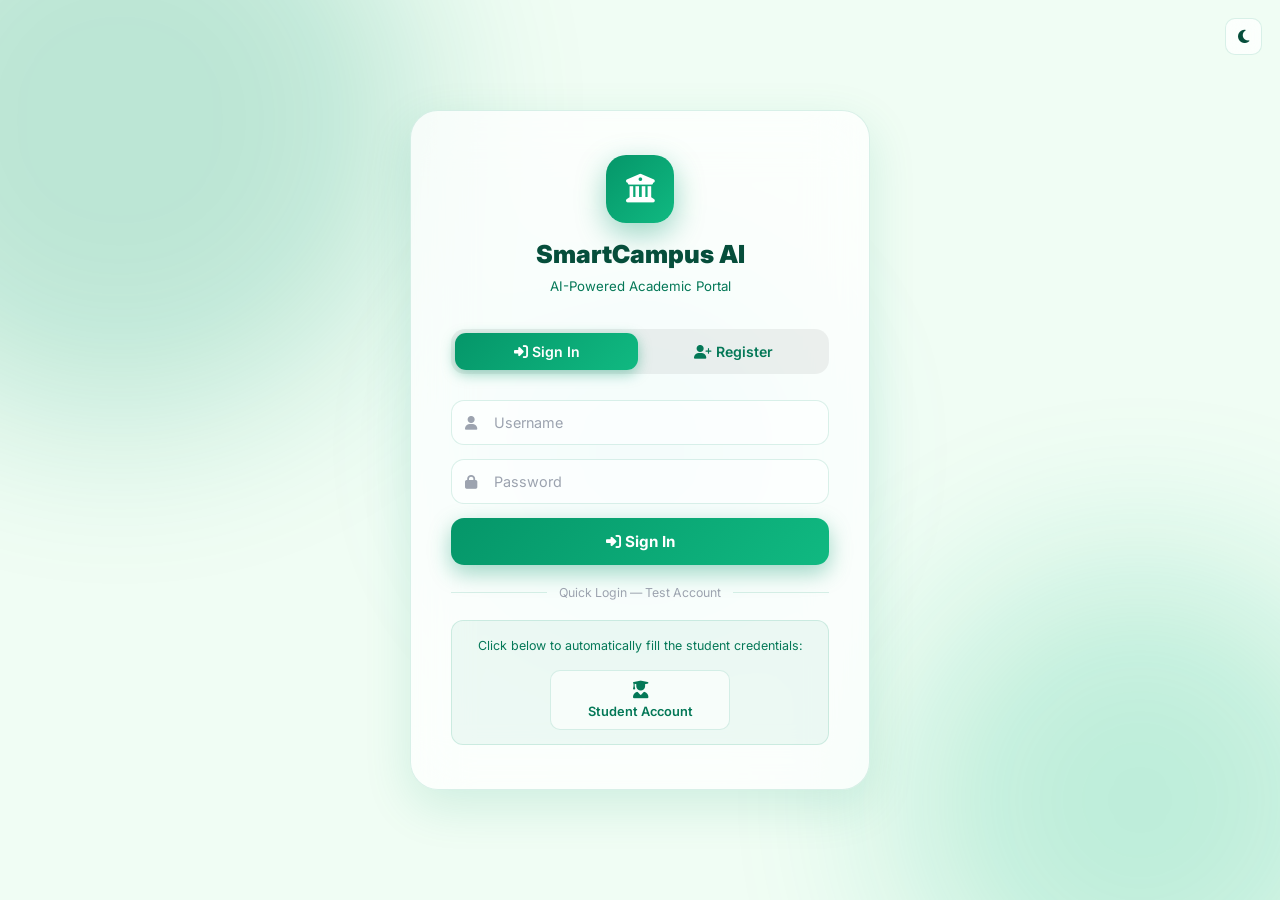
<file: chatbot.html>
<!DOCTYPE html>
<html lang="en" data-theme="light">
<head>
  <meta charset="UTF-8">
  <meta name="viewport" content="width=device-width, initial-scale=1.0">
  <title>AI Helpdesk — SmartCampus</title>
  <meta name="description" content="Chat with your SmartCampus AI assistant for instant help on attendance, marks, fees, placements, library and more.">
  <link rel="stylesheet" href="style.css">
  <link href="https://fonts.googleapis.com/css2?family=Inter:wght@300;400;500;600;700;800;900&display=swap" rel="stylesheet">
  <link rel="stylesheet" href="https://cdnjs.cloudflare.com/ajax/libs/font-awesome/6.4.0/css/all.min.css">
  <style>
    /* Chat layout */
    .chat-area {
      display:flex;flex-direction:column;height:calc(100vh - 64px);
      max-height:calc(100vh - 64px);
    }
    .questions-panel {
      flex-shrink:0;margin-bottom:16px;
      background:var(--surface);border:1px solid var(--border);
      border-radius:var(--radius);padding:0;overflow:hidden;box-shadow:var(--shadow);
    }
    .qp-header {
      display:flex;align-items:center;justify-content:space-between;
      padding:14px 18px;cursor:pointer;user-select:none;
      border-bottom:1px solid transparent;transition:border-color 0.3s;
    }
    .qp-header.open { border-bottom-color:var(--border); }
    .qp-header h3 { font-size:0.92rem;font-weight:700;display:flex;align-items:center;gap:8px;color:var(--primary);margin:0; }
    .qp-arrow { font-size:0.82rem;color:var(--text-muted);transition:transform 0.3s; }
    .qp-arrow.open { transform:rotate(180deg); }
    .qp-body { max-height:0;overflow:hidden;transition:max-height 0.4s ease; padding:0 18px; }
    .qp-body.open { max-height:500px;padding:14px 18px; }
    .q-category { margin-bottom:14px; }
    .q-cat-label {
      font-size:0.68rem;font-weight:700;text-transform:uppercase;letter-spacing:0.09em;
      color:var(--text-muted);margin-bottom:7px;
    }
    .q-chips { display:flex;flex-wrap:wrap;gap:7px; }
    .q-chip {
      display:inline-flex;align-items:center;gap:5px;
      padding:6px 13px;border-radius:20px;cursor:pointer;
      background:rgba(var(--shadow-color),0.08);border:1px solid rgba(var(--shadow-color),0.2);
      font-size:0.78rem;font-weight:500;color:var(--primary);
      transition:all 0.2s;white-space:nowrap;
    }
    .q-chip:hover { background:rgba(var(--shadow-color),0.18);transform:translateY(-1px);box-shadow:0 4px 12px rgba(var(--shadow-color),0.18); }

    /* Chat container */
    .chat-container {
      flex:1;min-height:0;display:flex;flex-direction:column;
      background:var(--surface);border:1px solid var(--border);
      border-radius:var(--radius);box-shadow:var(--shadow);overflow:hidden;
    }
    .chat-history {
      flex:1;overflow-y:auto;padding:20px;
      display:flex;flex-direction:column;gap:14px;
    }
    .chat-msg {
      max-width:75%;padding:12px 16px;border-radius:16px;line-height:1.6;
      font-size:0.9rem;animation:fadeInUp 0.25s ease;
    }
    .chat-msg.bot {
      align-self:flex-start;
      background:var(--surface-2);border:1px solid var(--border);
      border-bottom-left-radius:4px;white-space:pre-wrap;
    }
    .chat-msg.user {
      align-self:flex-end;color:#fff;
      background:linear-gradient(135deg,var(--primary),var(--accent));
      border-bottom-right-radius:4px;
    }
    .msg-time { font-size:0.68rem;color:var(--text-muted);margin-top:4px;display:block; }
    .msg-avatar {
      width:30px;height:30px;border-radius:10px;flex-shrink:0;
      display:flex;align-items:center;justify-content:center;
      font-size:0.75rem;font-weight:700;color:#fff;
      background:linear-gradient(135deg,var(--primary),var(--accent));
    }
    .msg-row { display:flex;align-items:flex-end;gap:9px; }
    .msg-row.user-row { flex-direction:row-reverse; }
    .msg-row.user-row .msg-avatar { background:linear-gradient(135deg,var(--info),var(--primary)); }

    /* Typing indicator */
    .typing-indicator {
      align-self:flex-start;padding:12px 18px;
      background:var(--surface-2);border:1px solid var(--border);
      border-radius:16px;border-bottom-left-radius:4px;
      display:none;
    }
    .typing-dots { display:flex;gap:5px;align-items:center; }
    .typing-dot {
      width:8px;height:8px;border-radius:50%;
      background:var(--primary);opacity:0.5;
      animation:typingBounce 1.2s infinite;
    }
    .typing-dot:nth-child(2){animation-delay:0.2s}
    .typing-dot:nth-child(3){animation-delay:0.4s}
    @keyframes typingBounce { 0%,60%,100%{transform:translateY(0);opacity:0.5} 30%{transform:translateY(-8px);opacity:1} }

    /* Input area */
    .chat-input-row {
      display:flex;align-items:center;gap:10px;
      padding:14px 16px;border-top:1px solid var(--border);
      background:var(--surface);
    }
    .chat-input {
      flex:1;padding:11px 18px;border-radius:25px;
      background:var(--bg);border:1.5px solid var(--border);
      color:var(--text);font-family:inherit;font-size:0.9rem;outline:none;
      transition:border-color 0.2s,box-shadow 0.2s;
    }
    .chat-input::placeholder { color:var(--text-muted); }
    .chat-input:focus { border-color:var(--primary);box-shadow:0 0 0 3px rgba(var(--shadow-color),0.12); }
    .send-btn {
      width:42px;height:42px;border-radius:12px;border:none;cursor:pointer;
      background:linear-gradient(135deg,var(--primary),var(--accent));color:#fff;
      font-size:0.95rem;display:flex;align-items:center;justify-content:center;
      transition:all 0.2s;flex-shrink:0;
      box-shadow:0 4px 12px rgba(var(--shadow-color),0.3);
    }
    .send-btn:hover { transform:translateY(-2px);box-shadow:0 8px 20px rgba(var(--shadow-color),0.45); }
    .clear-btn {
      width:38px;height:38px;border-radius:10px;border:1.5px solid var(--border);
      background:none;color:var(--text-muted);cursor:pointer;
      display:flex;align-items:center;justify-content:center;font-size:0.85rem;
      transition:all 0.2s;flex-shrink:0;
    }
    .clear-btn:hover { border-color:var(--danger);color:var(--danger); }
  </style>
</head>
<body>
  <div class="app-layout">
    <!-- Sidebar -->
    <aside class="sidebar">
      <div class="sidebar-brand">
        <div class="sidebar-brand-icon"><i class="fas fa-university"></i></div>
        <div><div class="sidebar-brand-text">SmartCampus</div><div class="sidebar-brand-sub">AI Helpdesk</div></div>
      </div>
      <nav class="sidebar-nav">
        <span class="sidebar-section-label">Navigation</span>
        <a class="sidebar-link" href="dashboard.html"><i class="fas fa-home"></i><span>Dashboard</span></a>
        <a class="sidebar-link" href="chatbot.html"><i class="fas fa-robot"></i><span>AI Helpdesk</span></a>
        <a class="sidebar-link" href="library.html"><i class="fas fa-book-open"></i><span>Library</span></a>
        <a class="sidebar-link" href="placements.html"><i class="fas fa-briefcase"></i><span>Placements</span></a>
        <a class="sidebar-link" href="events.html"><i class="fas fa-calendar-alt"></i><span>Events</span></a>
      </nav>
      <div class="sidebar-footer">
        <div style="display:flex;align-items:center;gap:10px;padding:10px;border-radius:12px;background:var(--surface-2);border:1px solid var(--border);margin-bottom:8px;">
          <div class="avatar" id="sidebar-user-avatar" style="width:36px;height:36px;font-size:0.85rem;border-radius:10px;display:flex;align-items:center;justify-content:center;background:linear-gradient(135deg,var(--primary),var(--accent));color:#fff;font-weight:700;flex-shrink:0;"></div>
          <div style="flex:1;min-width:0;"><div id="sidebar-user-name" style="font-size:0.82rem;font-weight:700;overflow:hidden;text-overflow:ellipsis;white-space:nowrap;"></div><div id="sidebar-user-role" style="font-size:0.7rem;color:var(--text-muted);"></div></div>
        </div>
        <button class="sidebar-link theme-toggle-btn" id="theme-toggle" style="width:100%;border:none;cursor:pointer;background:none;text-align:left;"><i class="fas fa-moon"></i><span class="theme-label">Dark Mode</span></button>
        <a class="sidebar-link" href="#" onclick="logout();return false;" style="color:var(--danger);"><i class="fas fa-sign-out-alt"></i><span>Logout</span></a>
      </div>
    </aside>

    <!-- Main -->
    <main class="main-content" style="display:flex;flex-direction:column;height:100vh;padding:24px;">
      <div class="page-header" style="margin-bottom:18px;flex-shrink:0">
        <div class="page-header-icon" style="background:linear-gradient(135deg,var(--primary),var(--accent))"><i class="fas fa-robot"></i></div>
        <div><h1 style="font-size:1.5rem">AI Helpdesk</h1><p>Ask anything about your campus life</p></div>
      </div>

      <div class="chat-area">
        <!-- Suggested Questions -->
        <div class="questions-panel">
          <div class="qp-header open" id="qpHeader" onclick="toggleQP()">
            <h3><i class="fas fa-lightbulb"></i> Suggested Questions</h3>
            <i class="fas fa-chevron-down qp-arrow open" id="qpArrow"></i>
          </div>
          <div class="qp-body open" id="qpBody">
            <div class="q-category">
              <div class="q-cat-label"><i class="fas fa-user-graduate"></i> Attendance</div>
              <div class="q-chips">
                <span class="q-chip" onclick="ask('What is my attendance?')"><i class="fas fa-arrow-right"></i> My attendance?</span>
                <span class="q-chip" onclick="ask('Am I eligible to attend exams?')"><i class="fas fa-arrow-right"></i> Exam eligibility?</span>
                <span class="q-chip" onclick="ask('How many classes have I missed?')"><i class="fas fa-arrow-right"></i> Classes missed?</span>
              </div>
            </div>
            <div class="q-category">
              <div class="q-cat-label"><i class="fas fa-star"></i> Marks &amp; CGPA</div>
              <div class="q-chips">
                <span class="q-chip" onclick="ask('What are my marks?')"><i class="fas fa-arrow-right"></i> My marks?</span>
                <span class="q-chip" onclick="ask('What is my CGPA?')"><i class="fas fa-arrow-right"></i> My CGPA?</span>
                <span class="q-chip" onclick="ask('Show my semester results')"><i class="fas fa-arrow-right"></i> Semester results</span>
              </div>
            </div>
            <div class="q-category">
              <div class="q-cat-label"><i class="fas fa-rupee-sign"></i> Fees</div>
              <div class="q-chips">
                <span class="q-chip" onclick="ask('What are my pending fees?')"><i class="fas fa-arrow-right"></i> Pending fees?</span>
                <span class="q-chip" onclick="ask('When is the fee due date?')"><i class="fas fa-arrow-right"></i> Fee due date?</span>
                <span class="q-chip" onclick="ask('How do I pay my fees online?')"><i class="fas fa-arrow-right"></i> How to pay?</span>
              </div>
            </div>
            <div class="q-category">
              <div class="q-cat-label"><i class="fas fa-book"></i> Library</div>
              <div class="q-chips">
                <span class="q-chip" onclick="ask('What are the library timings?')"><i class="fas fa-arrow-right"></i> Library hours?</span>
                <span class="q-chip" onclick="ask('Do I have any overdue books?')"><i class="fas fa-arrow-right"></i> Overdue books?</span>
                <span class="q-chip" onclick="ask('How do I borrow a book?')"><i class="fas fa-arrow-right"></i> Borrow a book?</span>
              </div>
            </div>
            <div class="q-category">
              <div class="q-cat-label"><i class="fas fa-briefcase"></i> Placements &amp; Events</div>
              <div class="q-chips">
                <span class="q-chip" onclick="ask('What placement drives are available?')"><i class="fas fa-arrow-right"></i> Open drives?</span>
                <span class="q-chip" onclick="ask('What events are happening on campus?')"><i class="fas fa-arrow-right"></i> Campus events?</span>
                <span class="q-chip" onclick="ask('What is my timetable?')"><i class="fas fa-arrow-right"></i> My timetable?</span>
                <span class="q-chip" onclick="ask('When are the exams?')"><i class="fas fa-arrow-right"></i> Exam schedule?</span>
              </div>
            </div>
          </div>
        </div>

        <!-- Chat -->
        <div class="chat-container">
          <div class="chat-history" id="chatHistory">
            <!-- Welcome message -->
            <div class="msg-row">
              <div class="msg-avatar"><i class="fas fa-robot"></i></div>
              <div>
                <div class="chat-msg bot">👋 Hello! I'm your <strong>SmartCampus AI Assistant</strong>.

I can instantly help you with:
• 📋 Attendance &amp; exam eligibility
• 📊 Marks &amp; CGPA analysis
• 💰 Fees, payments &amp; due dates
• 📚 Library catalog &amp; borrowing
• 💼 Placement drives &amp; companies
• 🎉 Campus events &amp; workshops
• 🗓️ Timetables &amp; exam schedules

Click any suggestion above or type your question below!</div>
                <span class="msg-time">Just now</span>
              </div>
            </div>
          </div>

          <div class="typing-indicator" id="typingIndicator">
            <div class="typing-dots">
              <div class="typing-dot"></div>
              <div class="typing-dot"></div>
              <div class="typing-dot"></div>
            </div>
          </div>

          <div class="chat-input-row">
            <button class="clear-btn" onclick="clearChat()" title="Clear chat"><i class="fas fa-trash-alt"></i></button>
            <input type="text" class="chat-input" id="chatInput" placeholder="Type your question here..." onkeydown="if(event.key==='Enter')sendMsg()">
            <button class="send-btn" onclick="sendMsg()" title="Send"><i class="fas fa-paper-plane"></i></button>
          </div>
        </div>
      </div>
    </main>
  </div>

  <script src="script.js"></script>
  <script>
    checkAuth();

    function toggleQP() {
      const body  = document.getElementById('qpBody');
      const arrow = document.getElementById('qpArrow');
      const hdr   = document.getElementById('qpHeader');
      const open  = body.classList.toggle('open');
      arrow.classList.toggle('open', open);
      hdr.classList.toggle('open', open);
    }

    function ask(question) {
      document.getElementById('chatInput').value = question;
      sendMsg();
    }

    function now() {
      return new Date().toLocaleTimeString('en-IN',{hour:'2-digit',minute:'2-digit'});
    }

    function appendMsg(text, sender) {
      const history = document.getElementById('chatHistory');
      const isBot   = sender === 'bot';
      const row = document.createElement('div');
      row.className = `msg-row ${isBot ? '' : 'user-row'}`;

      const user = MOCK.users.student1; // fallback
      const curUser = JSON.parse(localStorage.getItem('sc-user') || '{}');
      const avatarTxt = isBot ? '<i class="fas fa-robot"></i>' : (curUser.avatar || 'U');

      row.innerHTML = `
        <div class="msg-avatar">${avatarTxt}</div>
        <div>
          <div class="chat-msg ${sender}">${text.replace(/\*\*(.*?)\*\*/g,'<strong>$1</strong>').replace(/\n/g,'<br>')}</div>
          <span class="msg-time">${now()}</span>
        </div>`;
      history.appendChild(row);
      history.scrollTop = history.scrollHeight;
    }

    async function sendMsg() {
      const input = document.getElementById('chatInput');
      const msg = input.value.trim();
      if (!msg) return;
      input.value = '';

      appendMsg(msg, 'user');

      const indicator = document.getElementById('typingIndicator');
      indicator.style.display = 'block';
      document.getElementById('chatHistory').scrollTop = 99999;

      await new Promise(r => setTimeout(r, 900 + Math.random()*600));
      indicator.style.display = 'none';

      const response = getChatResponse(msg);
      appendMsg(response, 'bot');
    }

    function clearChat() {
      const h = document.getElementById('chatHistory');
      h.innerHTML = '';
      appendMsg('Chat cleared. How can I help you? 😊', 'bot');
    }
  </script>
</body>
</html>
</file>
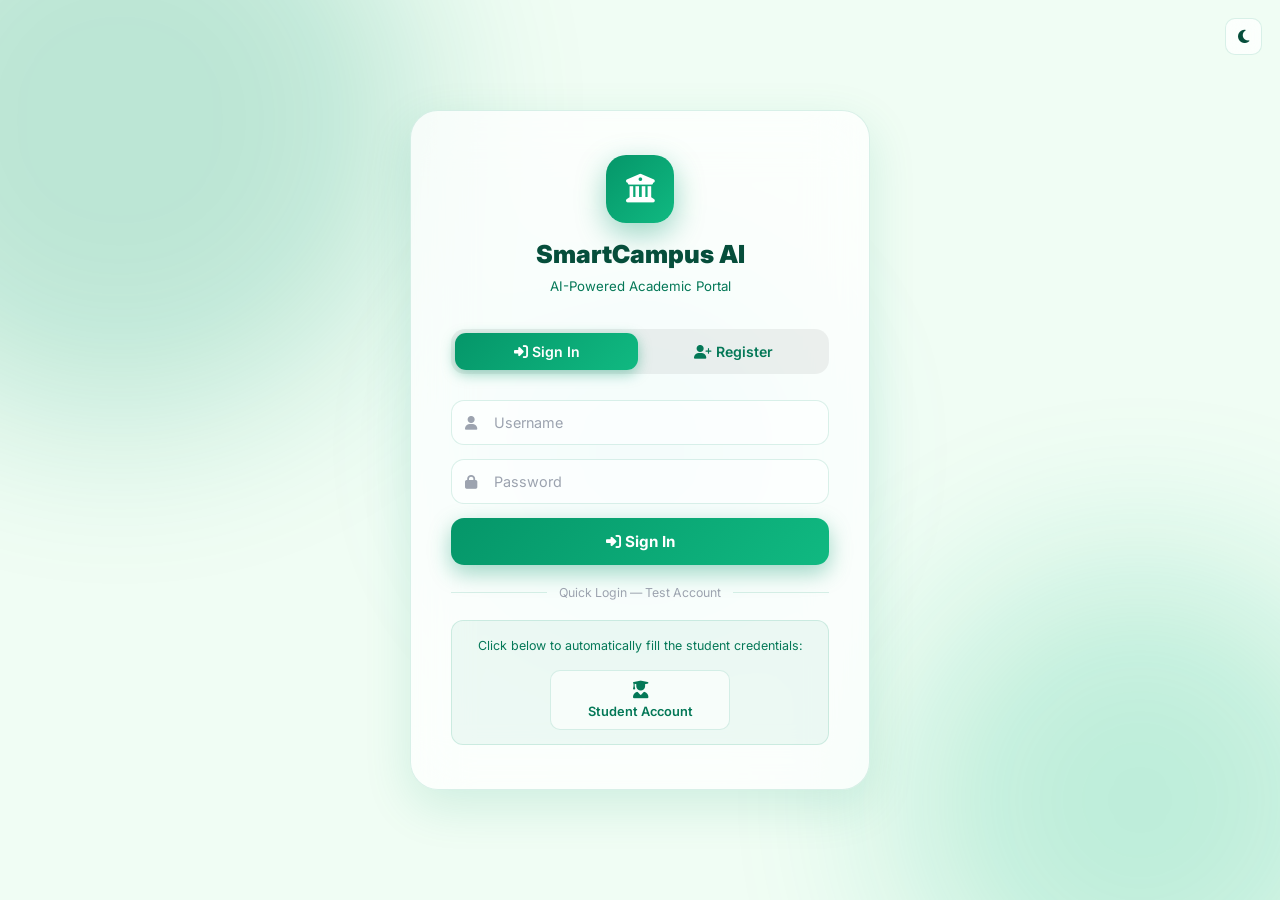
<file: events.html>
<!DOCTYPE html>
<html lang="en" data-theme="light">
<head>
  <meta charset="UTF-8">
  <meta name="viewport" content="width=device-width, initial-scale=1.0">
  <title>Events — SmartCampus AI</title>
  <meta name="description" content="SmartCampus Events — browse and register for hackathons, cultural fests, workshops and sports events.">
  <link rel="stylesheet" href="style.css">
  <link href="https://fonts.googleapis.com/css2?family=Inter:wght@300;400;500;600;700;800;900&display=swap" rel="stylesheet">
  <link rel="stylesheet" href="https://cdnjs.cloudflare.com/ajax/libs/font-awesome/6.4.0/css/all.min.css">
  <style>
    /* Two column layout */
    .events-layout { display:grid;grid-template-columns:1fr 310px;gap:24px; }
    @media(max-width:900px){.events-layout{grid-template-columns:1fr;}}

    /* Event cards */
    .events-list { display:flex;flex-direction:column;gap:16px; }
    .event-card {
      display:flex;gap:18px;padding:22px;border-radius:var(--radius);
      background:var(--surface);border:1px solid var(--border);box-shadow:var(--shadow);
      transition:transform 0.22s,box-shadow 0.22s;position:relative;overflow:hidden;
    }
    .event-card:hover { transform:translateX(5px);box-shadow:var(--shadow-md); }
    .event-side-bar { position:absolute;left:0;top:0;bottom:0;width:5px;border-radius:var(--radius) 0 0 var(--radius); }
    .event-icon-wrap { width:56px;height:56px;border-radius:16px;flex-shrink:0;display:flex;align-items:center;justify-content:center;font-size:1.4rem;color:#fff; }
    .event-body { flex:1;min-width:0; }
    .event-body h3 { margin-bottom:5px;font-size:1rem; }
    .event-desc { margin-bottom:10px;font-size:0.85rem;color:var(--text-2);line-height:1.55;display:-webkit-box;-webkit-line-clamp:2;-webkit-box-orient:vertical;overflow:hidden; }
    .event-meta { display:flex;gap:16px;flex-wrap:wrap; }
    .meta-chip { display:flex;align-items:center;gap:5px;font-size:0.8rem;color:var(--text-muted); }
    .event-actions { display:flex;flex-direction:column;align-items:flex-end;justify-content:space-between;gap:8px;flex-shrink:0;min-width:100px; }
    .days-badge { font-size:0.78rem;font-weight:700;padding:5px 12px;border-radius:20px;background:var(--surface-2);border:1px solid var(--border); }
    .reg-btn {
      padding:9px 18px;border-radius:25px;border:none;cursor:pointer;
      font-weight:700;font-size:0.82rem;color:#fff;transition:opacity 0.2s,transform 0.15s;
      white-space:nowrap;font-family:inherit;
    }
    .reg-btn:hover:not(:disabled) { opacity:0.85;transform:scale(1.05); }
    .reg-btn:disabled { opacity:0.4;cursor:not-allowed;transform:none; }

    /* Quick view sidebar */
    .quick-view {
      border-radius:var(--radius);padding:22px;
      background:var(--surface);border:1px solid var(--border);box-shadow:var(--shadow);
      position:sticky;top:24px;align-self:start;
    }
    .quick-view h3 { font-size:0.95rem;font-weight:700;margin-bottom:18px;display:flex;align-items:center;gap:8px; }
    .upcoming-item { display:flex;align-items:center;gap:12px;padding:11px 0;border-bottom:1px solid var(--border); }
    .upcoming-item:last-child { border-bottom:none; }
    .upcoming-date { width:44px;height:44px;border-radius:12px;display:flex;flex-direction:column;align-items:center;justify-content:center;color:#fff;font-weight:800;flex-shrink:0; }
    .upcoming-date .day { font-size:1.1rem;line-height:1; }
    .upcoming-date .mon { font-size:0.62rem;opacity:0.9; }
    .upcoming-info h4 { margin:0 0 3px;font-size:0.86rem; }
    .upcoming-info p  { margin:0;font-size:0.76rem;color:var(--text-muted); }

    /* Form row */
    .form-row-2 { display:grid;grid-template-columns:1fr 1fr;gap:12px; }
  </style>
</head>
<body>
<div class="app-layout">
  <!-- Sidebar -->
  <aside class="sidebar">
    <div class="sidebar-brand">
      <div class="sidebar-brand-icon"><i class="fas fa-university"></i></div>
      <div><div class="sidebar-brand-text">SmartCampus</div><div class="sidebar-brand-sub">AI Helpdesk</div></div>
    </div>
    <nav class="sidebar-nav">
      <span class="sidebar-section-label">Navigation</span>
      <a class="sidebar-link" href="dashboard.html"><i class="fas fa-home"></i><span>Dashboard</span></a>
      <a class="sidebar-link" href="chatbot.html"><i class="fas fa-robot"></i><span>AI Helpdesk</span></a>
      <a class="sidebar-link" href="library.html"><i class="fas fa-book-open"></i><span>Library</span></a>
      <a class="sidebar-link" href="placements.html"><i class="fas fa-briefcase"></i><span>Placements</span></a>
      <a class="sidebar-link" href="events.html"><i class="fas fa-calendar-alt"></i><span>Events</span></a>
    </nav>
    <div class="sidebar-footer">
      <div style="display:flex;align-items:center;gap:10px;padding:10px;border-radius:12px;background:var(--surface-2);border:1px solid var(--border);margin-bottom:8px;">
        <div id="sidebar-user-avatar" style="width:36px;height:36px;border-radius:10px;background:linear-gradient(135deg,var(--primary),var(--accent));display:flex;align-items:center;justify-content:center;color:#fff;font-weight:700;font-size:0.85rem;flex-shrink:0;"></div>
        <div style="flex:1;min-width:0;"><div id="sidebar-user-name" style="font-size:0.82rem;font-weight:700;overflow:hidden;text-overflow:ellipsis;white-space:nowrap;"></div><div id="sidebar-user-role" style="font-size:0.7rem;color:var(--text-muted);"></div></div>
      </div>
      <button class="sidebar-link theme-toggle-btn" id="theme-toggle" style="width:100%;border:none;cursor:pointer;background:none;text-align:left;"><i class="fas fa-moon"></i><span class="theme-label">Dark Mode</span></button>
      <a class="sidebar-link" href="#" onclick="logout();return false;" style="color:var(--danger);"><i class="fas fa-sign-out-alt"></i><span>Logout</span></a>
    </div>
  </aside>

  <!-- Main -->
  <main class="main-content">
    <div class="page-header">
      <div class="page-header-icon" style="background:linear-gradient(135deg,#f59e0b,#ef4444)"><i class="fas fa-calendar-alt"></i></div>
      <div><h1>Campus Events</h1><p>Stay updated on academic, cultural &amp; technical events</p></div>
    </div>

    <!-- Category filter -->
    <div class="filter-chips">
      <button class="chip active" onclick="filterEvents('ALL',this)">🎯 All Events</button>
      <button class="chip" onclick="filterEvents('TECHNICAL',this)">💻 Technical</button>
      <button class="chip" onclick="filterEvents('PLACEMENT',this)">💼 Placement</button>
      <button class="chip" onclick="filterEvents('CULTURAL',this)">🎵 Cultural</button>
      <button class="chip" onclick="filterEvents('WORKSHOP',this)">🔧 Workshop</button>
      <button class="chip" onclick="filterEvents('SPORTS',this)">🏆 Sports</button>
    </div>

    <div class="events-layout">
      <!-- Event list -->
      <div>
        <div class="section-title"><i class="fas fa-list-ul" style="color:#f59e0b"></i> All Events</div>
        <div class="events-list" id="eventsList">
          <div class="empty-state"><i class="fas fa-spinner fa-spin"></i><p>Loading events…</p></div>
        </div>
      </div>

      <!-- Quick View -->
      <div>
        <div class="section-title"><i class="fas fa-calendar-check" style="color:#f59e0b"></i> Quick View</div>
        <div class="quick-view" id="quickView">
          <h3><i class="fas fa-clock" style="color:#f59e0b"></i> Upcoming Events</h3>
          <div id="quickViewItems"></div>
        </div>
      </div>
    </div>
  </main>
</div>

<!-- Event Register Modal -->
<div class="modal-overlay" id="evtModal">
  <div class="modal-box">
    <button class="modal-close" onclick="closeModal('evtModal')"><i class="fas fa-times"></i></button>
    <div id="evtModalContent"></div>
  </div>
</div>

<script src="script.js"></script>
<script>
  checkAuth();
  let allEvents = [...MOCK.events];

  const styleRoot = getComputedStyle(document.documentElement);
  const primaryVal = styleRoot.getPropertyValue('--primary').trim() || '#ec4899';
  const accentVal = styleRoot.getPropertyValue('--accent').trim() || '#8b5cf6';
  const infoVal = styleRoot.getPropertyValue('--info').trim() || '#06b6d4';

  const catColors = {
    TECHNICAL:primaryVal, PLACEMENT:infoVal, CULTURAL:'#f59e0b',
    WORKSHOP:'#10b981', SPORTS:'#ef4444', DEFAULT:accentVal
  };

  function renderEvents(events) {
    const list = document.getElementById('eventsList');
    if (!events.length) {
      list.innerHTML = `<div class="empty-state"><i class="fas fa-calendar-times"></i><p>No events in this category.</p></div>`;
      return;
    }
    list.innerHTML = events.map(e => {
      const color = catColors[e.category] || catColors.DEFAULT;
      const { label:days, color:dCol } = daysUntil(e.eventDate);
      const isPast = days === 'Past';
      const btnStyle = `background:linear-gradient(135deg,${color},${accentVal})`;
      const btn = isPast
        ? `<button class="reg-btn" disabled style="${btnStyle}"><i class="fas fa-lock"></i> Ended</button>`
        : `<button class="reg-btn" style="${btnStyle}" onclick="openEvtModal(${e.id})"><i class="fas fa-user-plus"></i> Register</button>`;

      return `
        <div class="event-card">
          <div class="event-side-bar" style="background:${color}"></div>
          <div class="event-icon-wrap" style="background:${color};box-shadow:0 4px 14px ${color}55"><i class="fas ${e.icon}"></i></div>
          <div class="event-body">
            <h3>${e.title}</h3>
            <p class="event-desc">${e.description}</p>
            <div class="event-meta">
              <div class="meta-chip"><i class="fas fa-calendar"></i> ${fmtDateTime(e.eventDate)}</div>
              <div class="meta-chip"><i class="fas fa-map-marker-alt"></i> ${e.location}</div>
              <div class="meta-chip"><i class="fas fa-user-tie"></i> ${e.organizer}</div>
            </div>
          </div>
          <div class="event-actions">
            <span class="badge" style="background:${color}22;color:${color}">${e.category}</span>
            <span class="days-badge" style="color:${dCol}">${days}</span>
            ${btn}
          </div>
        </div>`;
    }).join('');
  }

  function renderQuickView(events) {
    const upcoming = [...events]
      .filter(e => new Date(e.eventDate) >= new Date())
      .sort((a,b) => new Date(a.eventDate) - new Date(b.eventDate))
      .slice(0,5);

    const container = document.getElementById('quickViewItems');
    if (!upcoming.length) { container.innerHTML = `<p style="text-align:center;opacity:0.5">No upcoming events</p>`; return; }

    container.innerHTML = upcoming.map(e => {
      const d     = new Date(e.eventDate);
      const color = catColors[e.category] || catColors.DEFAULT;
      return `
        <div class="upcoming-item">
          <div class="upcoming-date" style="background:${color}">
            <span class="day">${d.getDate()}</span>
            <span class="mon">${d.toLocaleString('en-IN',{month:'short'})}</span>
          </div>
          <div class="upcoming-info">
            <h4>${e.title}</h4>
            <p><i class="fas fa-map-marker-alt"></i> ${e.location}</p>
          </div>
        </div>`;
    }).join('');
  }

  function filterEvents(cat, btn) {
    document.querySelectorAll('.filter-chips .chip').forEach(c=>c.classList.remove('active'));
    btn.classList.add('active');
    renderEvents(cat==='ALL' ? allEvents : allEvents.filter(e=>e.category===cat));
  }

  function openEvtModal(id) {
    const e = allEvents.find(x=>x.id===id);
    if (!e) return;
    const color = catColors[e.category] || catColors.DEFAULT;
    const user  = JSON.parse(localStorage.getItem('sc-user')||'{}');

    document.getElementById('evtModalContent').innerHTML = `
      <div style="display:flex;align-items:center;gap:14px;margin-bottom:22px;padding-bottom:16px;border-bottom:1px solid var(--border)">
        <div style="width:50px;height:50px;border-radius:14px;background:${color};display:flex;align-items:center;justify-content:center;font-size:1.4rem;color:#fff;flex-shrink:0"><i class="fas ${e.icon}"></i></div>
        <div><h2 style="margin:0;font-size:1.1rem">${e.title}</h2><p style="margin:3px 0 0;font-size:0.82rem;color:var(--text-muted)">${e.category} • ${e.organizer}</p></div>
      </div>
      <div class="form-row-2" style="margin-bottom:14px">
        <div class="form-group"><label><i class="fas fa-calendar"></i> Date</label><input class="form-control" value="${fmtDateTime(e.eventDate)}" readonly style="opacity:0.7"></div>
        <div class="form-group"><label><i class="fas fa-map-marker-alt"></i> Venue</label><input class="form-control" value="${e.location}" readonly style="opacity:0.7"></div>
      </div>
      <hr style="border:0;border-top:1px solid var(--border);margin:14px 0">
      <div class="form-row-2">
        <div class="form-group"><label>Full Name *</label><input class="form-control" id="evName" value="${user.fullName||''}" placeholder="Your full name" required></div>
        <div class="form-group"><label>Student ID *</label><input class="form-control" id="evSid" placeholder="e.g. CS2021001" required></div>
      </div>
      <div class="form-row-2">
        <div class="form-group"><label>Email *</label><input class="form-control" id="evEmail" type="email" value="${user.email||''}" required></div>
        <div class="form-group"><label>Phone</label><input class="form-control" id="evPhone" type="tel" value="${user.phone||''}" placeholder="10-digit number"></div>
      </div>
      <div class="form-row-2">
        <div class="form-group"><label>Department *</label>
          <select class="form-control" id="evDept" required>
            <option value="">Select</option>
            <option selected>Computer Science &amp; Engineering</option>
            <option>Information Technology</option>
            <option>Electronics &amp; Communication</option>
            <option>Electrical Engineering</option>
            <option>Mechanical Engineering</option>
            <option>MBA</option><option>Other</option>
          </select>
        </div>
        <div class="form-group"><label>Year of Study *</label>
          <select class="form-control" id="evYear" required>
            <option value="">Select</option>
            <option>1st Year</option><option>2nd Year</option>
            <option selected>3rd Year</option><option>4th Year</option><option>PG / MBA</option>
          </select>
        </div>
      </div>
      <button class="btn btn-primary btn-block btn-lg" style="margin-top:8px;background:linear-gradient(135deg,${color},${accentVal})" onclick="submitEvtReg(${e.id})">
        <i class="fas fa-user-plus"></i> Confirm Registration
      </button>`;
    openModal('evtModal');
  }

  function submitEvtReg(evtId) {
    const name = document.getElementById('evName').value.trim();
    const sid  = document.getElementById('evSid').value.trim();
    const email= document.getElementById('evEmail').value.trim();
    const dept = document.getElementById('evDept').value;
    const year = document.getElementById('evYear').value;
    if (!name||!sid||!email||!dept||!year) { showToast('Please fill all required fields.','warning'); return; }

    const e   = allEvents.find(x=>x.id===evtId);
    const ref = genRef('EV');
    localStorage.setItem('sc-lastEvent', JSON.stringify({ title:e.title, referenceId:ref, date:fmtDate(e.eventDate), location:e.location }));

    document.getElementById('evtModalContent').innerHTML = `
      <div class="success-card">
        <div class="tick"><i class="fas fa-check-circle"></i></div>
        <h3>You're Registered! 🎉</h3>
        <p>Your spot for <strong>${e.title}</strong> has been confirmed.</p>
        <div class="ref-badge"><i class="fas fa-qrcode"></i> ${ref}</div>
        <div style="display:flex;gap:16px;justify-content:center;margin:14px 0;flex-wrap:wrap">
          <div style="font-size:0.85rem;color:var(--text-2)"><i class="fas fa-calendar" style="margin-right:5px"></i>${fmtDate(e.eventDate)}</div>
          <div style="font-size:0.85rem;color:var(--text-2)"><i class="fas fa-map-marker-alt" style="margin-right:5px"></i>${e.location}</div>
        </div>
        <p style="font-size:0.82rem">Save your reference ID — you may need it at the venue check-in.</p>
        <button class="btn btn-primary btn-block" style="margin-top:18px" onclick="closeModal('evtModal')"><i class="fas fa-check"></i> Done</button>
      </div>`;
    showToast('Registered successfully!','success');
  }

  renderEvents(allEvents);
  renderQuickView(allEvents);
</script>
</body>
</html>
</file>
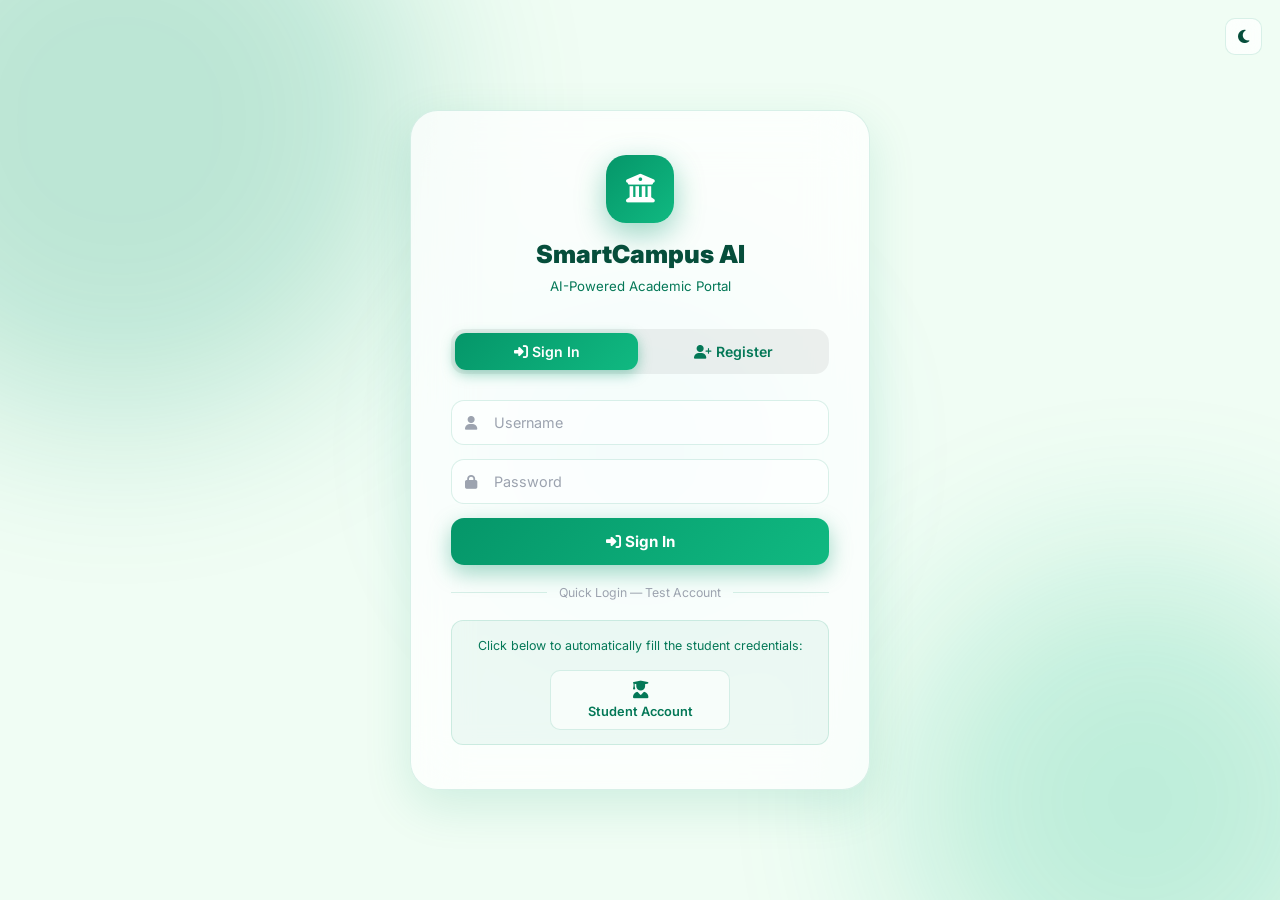
<file: library.html>
<!DOCTYPE html>
<html lang="en" data-theme="light">
<head>
  <meta charset="UTF-8">
  <meta name="viewport" content="width=device-width, initial-scale=1.0">
  <title>Library — SmartCampus AI</title>
  <meta name="description" content="SmartCampus Library — browse the book catalog, borrow books and manage your reading list.">
  <link rel="stylesheet" href="style.css">
  <link href="https://fonts.googleapis.com/css2?family=Inter:wght@300;400;500;600;700;800;900&display=swap" rel="stylesheet">
  <link rel="stylesheet" href="https://cdnjs.cloudflare.com/ajax/libs/font-awesome/6.4.0/css/all.min.css">
  <style>
    /* Book cards */
    .books-grid { display:grid;grid-template-columns:repeat(auto-fill,minmax(260px,1fr));gap:18px;margin-bottom:32px; }
    .book-card {
      padding:22px;border-radius:var(--radius);
      background:var(--surface);border:1px solid var(--border);box-shadow:var(--shadow);
      transition:transform 0.25s,box-shadow 0.25s;position:relative;overflow:hidden;
    }
    .book-card::before { content:'';position:absolute;top:0;left:0;right:0;height:4px; }
    .book-card:hover { transform:translateY(-5px);box-shadow:var(--shadow-md); }
    .book-card .bk-icon {
      width:48px;height:48px;border-radius:14px;
      background:linear-gradient(135deg,var(--primary),var(--accent));
      display:flex;align-items:center;justify-content:center;
      font-size:1.2rem;color:#fff;margin-bottom:14px;
      box-shadow:0 4px 14px rgba(var(--shadow-color),0.3);
    }
    .book-card h4 { font-size:0.98rem;font-weight:700;margin-bottom:5px;line-height:1.3; }
    .book-card .author { font-size:0.82rem;color:var(--text-muted);margin-bottom:10px; }
    .avail-row { display:flex;align-items:center;justify-content:space-between;margin-top:12px; }
    .borrow-btn {
      padding:7px 16px;border-radius:20px;border:none;cursor:pointer;
      font-size:0.8rem;font-weight:700;
      background:linear-gradient(135deg,var(--primary),var(--accent));color:#fff;
      transition:opacity 0.2s,transform 0.2s;font-family:inherit;
    }
    .borrow-btn:hover:not(:disabled) { opacity:0.85;transform:scale(1.05); }
    .borrow-btn:disabled { opacity:0.4;cursor:not-allowed;transform:none;background:#9ca3af; }

    /* Table */
    .status-pill { padding:4px 12px;border-radius:20px;font-size:0.76rem;font-weight:700; }
    .pill-borrowed { background:rgba(6,182,212,0.12);color:var(--info); }
    .pill-returned { background:rgba(16,185,129,0.12);color:#10b981; }
    .pill-overdue  { background:rgba(239,68,68,0.12);color:#ef4444; }
    .return-btn { padding:5px 13px;border-radius:18px;border:none;cursor:pointer;font-size:0.77rem;font-weight:700;background:linear-gradient(135deg,#10b981,#059669);color:#fff;transition:opacity 0.2s,transform 0.2s;font-family:inherit; }
    .return-btn:hover { opacity:0.85;transform:scale(1.04); }
  </style>
</head>
<body>
<div class="app-layout">
  <!-- Sidebar -->
  <aside class="sidebar">
    <div class="sidebar-brand">
      <div class="sidebar-brand-icon"><i class="fas fa-university"></i></div>
      <div><div class="sidebar-brand-text">SmartCampus</div><div class="sidebar-brand-sub">AI Helpdesk</div></div>
    </div>
    <nav class="sidebar-nav">
      <span class="sidebar-section-label">Navigation</span>
      <a class="sidebar-link" href="dashboard.html"><i class="fas fa-home"></i><span>Dashboard</span></a>
      <a class="sidebar-link" href="chatbot.html"><i class="fas fa-robot"></i><span>AI Helpdesk</span></a>
      <a class="sidebar-link" href="library.html"><i class="fas fa-book-open"></i><span>Library</span></a>
      <a class="sidebar-link" href="placements.html"><i class="fas fa-briefcase"></i><span>Placements</span></a>
      <a class="sidebar-link" href="events.html"><i class="fas fa-calendar-alt"></i><span>Events</span></a>
    </nav>
    <div class="sidebar-footer">
      <div style="display:flex;align-items:center;gap:10px;padding:10px;border-radius:12px;background:var(--surface-2);border:1px solid var(--border);margin-bottom:8px;">
        <div id="sidebar-user-avatar" style="width:36px;height:36px;border-radius:10px;background:linear-gradient(135deg,var(--primary),var(--accent));display:flex;align-items:center;justify-content:center;color:#fff;font-weight:700;font-size:0.85rem;flex-shrink:0;"></div>
        <div style="flex:1;min-width:0;"><div id="sidebar-user-name" style="font-size:0.82rem;font-weight:700;overflow:hidden;text-overflow:ellipsis;white-space:nowrap;"></div><div id="sidebar-user-role" style="font-size:0.7rem;color:var(--text-muted);"></div></div>
      </div>
      <button class="sidebar-link theme-toggle-btn" id="theme-toggle" style="width:100%;border:none;cursor:pointer;background:none;text-align:left;"><i class="fas fa-moon"></i><span class="theme-label">Dark Mode</span></button>
      <a class="sidebar-link" href="#" onclick="logout();return false;" style="color:var(--danger);"><i class="fas fa-sign-out-alt"></i><span>Logout</span></a>
    </div>
  </aside>

  <!-- Main -->
  <main class="main-content">
    <div class="page-header">
      <div class="page-header-icon" style="background:linear-gradient(135deg,var(--success),var(--info))"><i class="fas fa-book-open"></i></div>
      <div><h1>Library</h1><p>Browse the catalog, borrow books &amp; manage your reading list</p></div>
    </div>

    <!-- Summary Stats -->
    <div class="stats-grid" id="libStats">
      <div class="stat-card"><div class="stat-icon" style="background:linear-gradient(135deg,var(--primary),var(--accent))"><i class="fas fa-books"></i></div><div class="stat-value" id="stTotalBooks">—</div><div class="stat-label">Total Books</div></div>
      <div class="stat-card"><div class="stat-icon" style="background:linear-gradient(135deg,var(--success),var(--info))"><i class="fas fa-check-circle"></i></div><div class="stat-value" id="stAvailable">—</div><div class="stat-label">Available Copies</div></div>
      <div class="stat-card"><div class="stat-icon" style="background:linear-gradient(135deg,#f59e0b,#ef4444)"><i class="fas fa-bookmark"></i></div><div class="stat-value" id="stBorrowedMe">—</div><div class="stat-label">Borrowed by Me</div></div>
      <div class="stat-card"><div class="stat-icon" style="background:linear-gradient(135deg,#ef4444,#ec4899)"><i class="fas fa-exclamation-circle"></i></div><div class="stat-value" id="stFines">—</div><div class="stat-label">Fines Due</div></div>
    </div>

    <!-- Search & Filter -->
    <div class="search-row" style="margin-bottom:16px">
      <div class="search-wrap" style="flex:2">
        <i class="fas fa-search"></i>
        <input type="text" id="bookSearch" placeholder="Search title, author or ISBN…" oninput="filterBooks()">
      </div>
      <select id="catFilter" class="form-control" style="flex:0;width:auto;min-width:160px;border-radius:50px" onchange="filterBooks()">
        <option value="">All Categories</option>
        <option value="Programming">Programming</option>
        <option value="Computer Science">Computer Science</option>
        <option value="Software Engineering">Software Engineering</option>
      </select>
      <select id="availFilter" class="form-control" style="flex:0;width:auto;min-width:140px;border-radius:50px" onchange="filterBooks()">
        <option value="">All</option>
        <option value="available">Available Only</option>
      </select>
    </div>

    <!-- Book Catalog -->
    <div class="section-title"><i class="fas fa-layer-group" style="color:var(--primary)"></i> Book Catalog</div>
    <div class="books-grid" id="booksGrid">
      <div class="empty-state" style="grid-column:1/-1"><i class="fas fa-spinner fa-spin"></i><p>Loading books…</p></div>
    </div>

    <!-- Borrowed Books -->
    <div class="section-title"><i class="fas fa-bookmark" style="color:var(--primary)"></i> My Borrowed Books</div>
    <div class="table-wrap">
      <table class="data-table">
        <thead>
          <tr>
            <th>Book Title</th><th>Author</th><th>Borrowed</th><th>Due Date</th><th>Status</th><th>Fine (₹)</th><th style="text-align:center">Action</th>
          </tr>
        </thead>
        <tbody id="borrowedBody">
          <tr><td colspan="7" style="text-align:center;padding:28px;opacity:0.5">Loading…</td></tr>
        </tbody>
      </table>
    </div>
  </main>
</div>

<script src="script.js"></script>
<script>
  checkAuth();
  let allBooks = [...MOCK.books];
  let borrowed = [...MOCK.borrowedBooks];

  function loadLibrary() {
    // Stats
    const totalBooks    = allBooks.reduce((s,b)=>s+b.totalCopies,0);
    const availBooks    = allBooks.reduce((s,b)=>s+b.availableCopies,0);
    const borrowedCount = borrowed.filter(b=>b.status!=='RETURNED').length;
    const fines         = borrowed.reduce((s,b)=>s+b.fine,0);

    document.getElementById('stTotalBooks').textContent  = totalBooks;
    document.getElementById('stAvailable').textContent   = availBooks;
    document.getElementById('stBorrowedMe').textContent  = borrowedCount;
    document.getElementById('stFines').textContent       = '₹' + fines;

    renderBooks(allBooks);
    renderBorrowed();
  }

  function renderBooks(books) {
    const grid = document.getElementById('booksGrid');
    if (!books.length) {
      grid.innerHTML = `<div class="empty-state" style="grid-column:1/-1"><i class="fas fa-book"></i><p>No books found matching your search.</p></div>`;
      return;
    }
    grid.innerHTML = books.map(b => {
      const avail = b.availableCopies;
      const badgeCls = avail===0?'danger':avail<=2?'warning':'success';
      const badgeTxt = avail===0?'Unavailable':avail<=2?`Only ${avail} left`:`${avail} Available`;
      return `
        <div class="book-card">
          <div class="bk-icon"><i class="fas fa-book"></i></div>
          <h4>${b.title}</h4>
          <div class="author"><i class="fas fa-pen-nib" style="opacity:0.5;margin-right:5px"></i>${b.author}</div>
          <span class="badge badge-primary" style="font-size:0.72rem">${b.category}</span>
          <div class="avail-row" style="margin-top:12px">
            <span class="badge badge-${badgeCls}">${badgeTxt}</span>
            <button class="borrow-btn" ${avail===0?'disabled':''} onclick="borrowBook(${b.id},'${b.title.replace(/'/g,"\\'")}')">
              <i class="fas fa-hand-holding"></i> ${avail===0?'Unavailable':'Borrow'}
            </button>
          </div>
        </div>`;
    }).join('');
  }

  function renderBorrowed() {
    const tbody = document.getElementById('borrowedBody');
    if (!borrowed.length) {
      tbody.innerHTML = `<tr><td colspan="7"><div class="empty-state"><i class="fas fa-bookmark"></i><p>No borrowed books.</p></div></td></tr>`;
      return;
    }
    tbody.innerHTML = borrowed.map(b => {
      const pillCls = b.status==='RETURNED'?'pill-returned':b.status==='OVERDUE'?'pill-overdue':'pill-borrowed';
      const action  = b.status!=='RETURNED'
        ? `<button class="return-btn" onclick="returnBook(${b.id},'${b.bookTitle.replace(/'/g,"\\'")}')"><i class="fas fa-undo"></i> Return</button>`
        : `<span style="color:var(--text-muted);font-size:0.82rem">Returned</span>`;
      return `
        <tr>
          <td><strong>${b.bookTitle}</strong></td>
          <td>${b.author}</td>
          <td>${b.borrowDate}</td>
          <td>${b.dueDate}</td>
          <td><span class="status-pill ${pillCls}">${b.status}</span></td>
          <td>${b.fine?'₹'+b.fine.toFixed(2):'—'}</td>
          <td style="text-align:center">${action}</td>
        </tr>`;
    }).join('');
  }

  function filterBooks() {
    const q   = document.getElementById('bookSearch').value.toLowerCase();
    const cat = document.getElementById('catFilter').value;
    const avl = document.getElementById('availFilter').value;
    const filtered = allBooks.filter(b =>
      (!q || b.title.toLowerCase().includes(q) || b.author.toLowerCase().includes(q) || b.isbn.includes(q)) &&
      (!cat || b.category === cat) &&
      (avl !== 'available' || b.availableCopies > 0)
    );
    renderBooks(filtered);
  }

  function borrowBook(id, title) {
    if (!confirm(`Borrow "${title}"?`)) return;
    const book = allBooks.find(b=>b.id===id);
    if (!book || book.availableCopies===0) { showToast('Book not available.','error'); return; }
    book.availableCopies--;

    const today = new Date();
    const due   = new Date(today); due.setDate(due.getDate()+14);
    const fmt   = d => d.toISOString().split('T')[0];

    borrowed.unshift({ id:Date.now(), bookTitle:title, author:book.author, borrowDate:fmt(today), dueDate:fmt(due), status:'BORROWED', fine:0 });

    // Update dashboard activity
    localStorage.setItem('sc-user', localStorage.getItem('sc-user'));
    MOCK.dashboard.lastBorrowedBook = { title, dueDate:fmt(due) };

    showToast(`📚 "${title}" borrowed! Due: ${fmt(due)}`, 'success');
    loadLibrary();
  }

  function returnBook(borrowId, title) {
    if (!confirm(`Return "${title}"?`)) return;
    const record = borrowed.find(b=>b.id===borrowId);
    if (record) {
      record.status = 'RETURNED';
      const book = allBooks.find(b=>b.title===title);
      if (book) book.availableCopies++;
    }
    showToast(`✅ "${title}" returned successfully!`, 'success');
    loadLibrary();
  }

  loadLibrary();
</script>
</body>
</html>
</file>
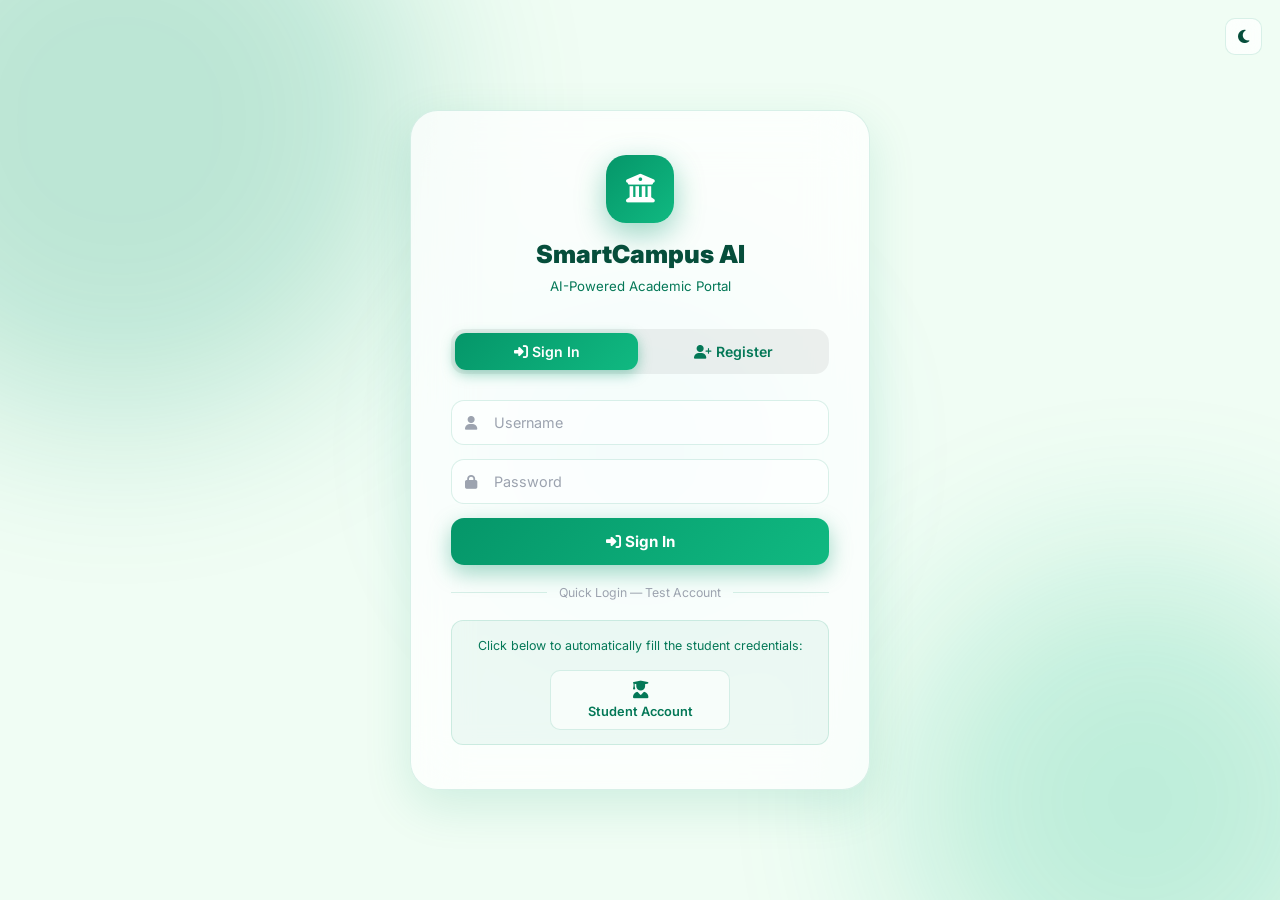
<file: login.html>
<!DOCTYPE html>
<html lang="en" data-theme="light">
<head>
  <meta charset="UTF-8">
  <meta name="viewport" content="width=device-width, initial-scale=1.0">
  <title>Login — SmartCampus AI</title>
  <meta name="description" content="Sign in or register for SmartCampus AI. Access your student dashboard, library, placements, events and AI helpdesk.">
  <link rel="stylesheet" href="style.css">
  <link href="https://fonts.googleapis.com/css2?family=Inter:wght@300;400;500;600;700;800;900&display=swap" rel="stylesheet">
  <link rel="stylesheet" href="https://cdnjs.cloudflare.com/ajax/libs/font-awesome/6.4.0/css/all.min.css">
  <style>
    body { display:flex; align-items:center; justify-content:center; min-height:100vh; overflow:hidden; padding:20px; }
    body::before { display:none; }

    /* animated blobs */
    .blob { position:fixed; border-radius:50%; filter:blur(90px); opacity:0.22; animation:blobFloat 10s ease-in-out infinite; pointer-events:none; z-index:0; }
    .blob-1 { width:600px;height:600px;background:var(--primary);top:-180px;left:-180px; }
    .blob-2 { width:480px;height:480px;background:var(--accent);bottom:-140px;right:-100px;animation-delay:4s; }
    .blob-3 { width:320px;height:320px;background:var(--info);top:50%;left:50%;transform:translate(-50%,-50%);opacity:0.15;animation-delay:2s; }
    @keyframes blobFloat {
      0%,100%{transform:scale(1) translate(0,0)} 33%{transform:scale(1.07) translate(20px,-20px)} 66%{transform:scale(0.94) translate(-12px,15px)}
    }
    .blob-3 { animation:blobFloat3 10s ease-in-out infinite 2s; }
    @keyframes blobFloat3 {
      0%,100%{transform:translate(-50%,-50%) scale(1)} 50%{transform:translate(-50%,-50%) scale(1.18)}
    }

    /* Card */
    .card-wrap { position:relative;z-index:10;width:100%;max-width:460px; }
    .card {
      background:var(--surface);backdrop-filter:blur(28px);-webkit-backdrop-filter:blur(28px);
      border:1px solid var(--border);border-radius:28px;padding:44px 40px;
      box-shadow:var(--shadow-md);
      animation:cardIn 0.5s cubic-bezier(0.34,1.56,0.64,1) both;
    }
    @keyframes cardIn { from{opacity:0;transform:translateY(32px) scale(0.95)} to{opacity:1;transform:none} }

    /* Logo */
    .logo { text-align:center;margin-bottom:32px; }
    .logo-icon {
      width:68px;height:68px;background:linear-gradient(135deg,var(--primary),var(--accent));
      border-radius:20px;display:inline-flex;align-items:center;justify-content:center;
      font-size:1.8rem;color:#fff;margin-bottom:16px;
      box-shadow:0 10px 30px rgba(var(--shadow-color),0.4);
    }
    .logo h1 { font-size:1.55rem;font-weight:900;color:var(--text);margin-bottom:5px; }
    .logo p  { font-size:0.83rem;color:var(--text-2); }

    /* Tabs */
    .tab-row {
      display:flex;gap:4px;background:rgba(0,0,0,0.06);
      border-radius:14px;padding:4px;margin-bottom:26px;
    }
    [data-theme="dark"] .tab-row {
      background:rgba(0,0,0,0.28);
    }
    .tab-btn {
      flex:1;padding:10px 0;border:none;cursor:pointer;border-radius:11px;
      font-size:0.88rem;font-weight:600;transition:all 0.25s;
      background:transparent;color:var(--text-2);font-family:inherit;
    }
    .tab-btn.active {
      background:linear-gradient(135deg,var(--primary),var(--accent));color:#fff;
      box-shadow:0 4px 14px rgba(var(--shadow-color),0.4);
    }

    /* Form */
    .form-panel { display:none; }
    .form-panel.active { display:block; animation:fadeInUp 0.3s ease; }

    .field { position:relative;margin-bottom:14px; }
    .field-icon {
      position:absolute;left:14px;top:50%;transform:translateY(-50%);
      color:var(--text-muted);font-size:0.88rem;pointer-events:none;z-index:1;
    }
    .field input,.field select {
      width:100%;padding:13px 14px 13px 42px;
      background:var(--surface-2);border:1px solid var(--border);
      border-radius:13px;color:var(--text);font-size:0.9rem;font-family:inherit;outline:none;
      transition:border-color 0.2s,background 0.2s;
    }
    .field input::placeholder { color:var(--text-muted); }
    .field input:focus,.field select:focus { border-color:var(--primary);background:rgba(var(--shadow-color),0.06); }
    [data-theme="dark"] .field input:focus,[data-theme="dark"] .field select:focus { background:rgba(var(--shadow-color),0.1); }
    .field select option { background:var(--bg-2);color:var(--text); }
    .field-row { display:grid;grid-template-columns:1fr 1fr;gap:10px; }

    /* Alert */
    .alert {
      display:none;align-items:center;gap:10px;
      padding:12px 15px;border-radius:12px;font-size:0.84rem;font-weight:500;margin-bottom:16px;
    }
    .alert.error   { display:flex;background:rgba(239,68,68,0.15);border:1px solid rgba(239,68,68,0.3);color:#fca5a5; }
    .alert.success { display:flex;background:rgba(16,185,129,0.15);border:1px solid rgba(16,185,129,0.3);color:#6ee7b7; }
    .alert.hidden  { display:none!important; }

    /* Submit btn */
    .btn-submit {
      width:100%;padding:14px;border:none;border-radius:13px;cursor:pointer;
      font-size:0.95rem;font-weight:700;color:#fff;font-family:inherit;
      background:linear-gradient(135deg,var(--primary),var(--accent));
      box-shadow:0 8px 22px rgba(var(--shadow-color),0.38);
      transition:transform 0.2s,box-shadow 0.2s,opacity 0.2s;
      margin-top:8px;display:flex;align-items:center;justify-content:center;gap:10px;
    }
    .btn-submit:hover:not(:disabled) { transform:translateY(-2px);box-shadow:0 14px 30px rgba(var(--shadow-color),0.5); }
    .btn-submit:disabled { opacity:0.6;cursor:not-allowed;transform:none; }
    .spinner { width:18px;height:18px;border:2px solid rgba(255,255,255,0.3);border-top-color:#fff;border-radius:50%;animation:spin 0.7s linear infinite;display:none; }

    /* Divider */
    .divider {
      display:flex;align-items:center;gap:12px;margin:20px 0;
      font-size:0.77rem;color:var(--text-muted);
    }
    .divider::before,.divider::after { content:'';flex:1;height:1px;background:var(--border); }

    /* Demo creds */
    .creds-hint {
      background:rgba(var(--shadow-color),0.06);border:1px solid var(--border);
      border-radius:12px;padding:14px 16px;font-size:0.78rem;color:var(--text-2);line-height:1.8;
    }
    .creds-hint strong { color:var(--text); }
    .creds-grid { display:flex;justify-content:center;margin-top:12px; }
    .cred-btn {
      width:100%;max-width:180px;
      padding:10px 14px;border-radius:10px;border:1px solid var(--border);
      background:var(--surface-2);color:var(--text-2);
      font-size:0.8rem;font-weight:600;cursor:pointer;text-align:center;
      transition:all 0.2s;font-family:inherit;
    }
    .cred-btn:hover { background:rgba(var(--shadow-color),0.12);border-color:var(--primary);color:var(--primary); }
    .cred-btn i { display:block;font-size:1.1rem;margin-bottom:6px; }

    /* Theme toggle */
    .theme-abs {
      position:fixed;top:18px;right:18px;z-index:100;
      background:var(--surface);backdrop-filter:blur(12px);
      border:1px solid var(--border);border-radius:10px;
      padding:9px 12px;cursor:pointer;color:var(--text);
      font-size:0.95rem;transition:all 0.2s;
    }
    .theme-abs:hover { background:rgba(var(--shadow-color),0.1);color:var(--primary); }
  </style>
</head>
<body>
  <div class="blob blob-1"></div>
  <div class="blob blob-2"></div>
  <div class="blob blob-3"></div>
  <button class="theme-abs theme-toggle-btn" id="theme-toggle" title="Toggle theme"><i class="fas fa-moon"></i></button>
  <div id="toast-root"></div>

  <div class="card-wrap">
    <div class="card">
      <div class="logo">
        <div class="logo-icon"><i class="fas fa-university"></i></div>
        <h1>SmartCampus AI</h1>
        <p>AI-Powered Academic Portal</p>
      </div>

      <!-- Tabs -->
      <div class="tab-row" role="tablist">
        <button class="tab-btn active" id="tab-login"  onclick="switchTab('login')"  role="tab"><i class="fas fa-sign-in-alt"></i> Sign In</button>
        <button class="tab-btn"        id="tab-signup" onclick="switchTab('signup')" role="tab"><i class="fas fa-user-plus"></i> Register</button>
      </div>

      <!-- Alert -->
      <div class="alert hidden" id="alertBox">
        <i class="fas fa-exclamation-circle" id="alertIcon"></i>
        <span id="alertText"></span>
      </div>

      <!-- LOGIN FORM -->
      <div class="form-panel active" id="panel-login">
        <form id="loginForm" novalidate autocomplete="on">
          <div class="field">
            <i class="fas fa-user field-icon"></i>
            <input type="text" id="loginUsername" placeholder="Username" autocomplete="username" required>
          </div>
          <div class="field">
            <i class="fas fa-lock field-icon"></i>
            <input type="password" id="loginPassword" placeholder="Password" autocomplete="current-password" required>
          </div>
          <button type="submit" class="btn-submit" id="loginBtn">
            <span id="loginBtnText"><i class="fas fa-sign-in-alt"></i> Sign In</span>
            <div class="spinner" id="loginSpinner"></div>
          </button>
        </form>

        <div class="divider">Quick Login — Test Account</div>
        <div class="creds-hint" style="text-align:center;">
          <div style="margin-bottom:8px;">Click below to automatically fill the student credentials:</div>
          <div class="creds-grid">
            <button class="cred-btn" onclick="fillCreds('student1','password')">
              <i class="fas fa-user-graduate"></i> Student Account
            </button>
          </div>
        </div>
      </div>

      <!-- SIGNUP FORM -->
      <div class="form-panel" id="panel-signup">
        <form id="signupForm" novalidate>
          <div class="field-row">
            <div class="field">
              <i class="fas fa-user field-icon"></i>
              <input type="text" id="regUsername" placeholder="Username" required>
            </div>
            <div class="field">
              <i class="fas fa-id-card field-icon"></i>
              <input type="text" id="regFullName" placeholder="Full Name" required>
            </div>
          </div>
          <div class="field">
            <i class="fas fa-envelope field-icon"></i>
            <input type="email" id="regEmail" placeholder="Email Address" required>
          </div>
          <div class="field-row">
            <div class="field">
              <i class="fas fa-phone field-icon"></i>
              <input type="tel" id="regPhone" placeholder="Phone Number">
            </div>
            <div class="field">
              <i class="fas fa-users-cog field-icon"></i>
              <select id="regRole" required>
                <option value="STUDENT" selected>Student</option>
              </select>
            </div>
          </div>
          <div class="field">
            <i class="fas fa-lock field-icon"></i>
            <input type="password" id="regPassword" placeholder="Password (min. 6 chars)" required>
          </div>
          <button type="submit" class="btn-submit" id="signupBtn">
            <span id="signupBtnText"><i class="fas fa-user-plus"></i> Create Account</span>
            <div class="spinner" id="signupSpinner"></div>
          </button>
        </form>
      </div>
    </div>
  </div>

  <script src="script.js"></script>
  <script>
    function switchTab(tab) {
      ['login','signup'].forEach(t => {
        document.getElementById('tab-'+t).classList.toggle('active', t===tab);
        document.getElementById('panel-'+t).classList.toggle('active', t===tab);
      });
      hideAlert();
    }

    function showAlert(msg, type='error') {
      const box=document.getElementById('alertBox'), text=document.getElementById('alertText'), icon=document.getElementById('alertIcon');
      text.textContent=msg; box.className='alert '+type;
      icon.className=type==='error'?'fas fa-exclamation-circle':'fas fa-check-circle';
    }
    function hideAlert() { document.getElementById('alertBox').className='alert hidden'; }

    function setLoading(btnId,spId,txtId,loading) {
      document.getElementById(btnId).disabled=loading;
      document.getElementById(spId).style.display=loading?'block':'none';
      document.getElementById(txtId).style.display=loading?'none':'flex';
    }

    function fillCreds(u,p) {
      document.getElementById('loginUsername').value=u;
      document.getElementById('loginPassword').value=p;
      document.getElementById('loginUsername').focus();
    }

    // LOGIN
    document.getElementById('loginForm').addEventListener('submit', async (e) => {
      e.preventDefault(); hideAlert();
      const username = document.getElementById('loginUsername').value.trim();
      const password = document.getElementById('loginPassword').value;
      if (!username||!password) { showAlert('Please enter your username and password.'); return; }

      setLoading('loginBtn','loginSpinner','loginBtnText',true);
      await new Promise(r=>setTimeout(r,700)); // simulate network

      const user = login(username, password);
      if (user) {
        showToast(`Welcome back, ${user.fullName}! 🎉`, 'success');
        setTimeout(() => {
          if (user.role==='ADMIN') window.location.href='admin.html';
          else window.location.href='dashboard.html';
        }, 800);
      } else {
        showAlert('Invalid username or password. Try the quick-login buttons below.');
        setLoading('loginBtn','loginSpinner','loginBtnText',false);
      }
    });

    // SIGNUP
    document.getElementById('signupForm').addEventListener('submit', async (e) => {
      e.preventDefault(); hideAlert();
      const username = document.getElementById('regUsername').value.trim();
      const fullName = document.getElementById('regFullName').value.trim();
      const email    = document.getElementById('regEmail').value.trim();
      const password = document.getElementById('regPassword').value;
      const role     = document.getElementById('regRole').value;

      if (!username||!fullName||!email||!password||!role) { showAlert('Please fill in all required fields.'); return; }
      if (password.length<6) { showAlert('Password must be at least 6 characters.'); return; }

      setLoading('signupBtn','signupSpinner','signupBtnText',true);
      await new Promise(r=>setTimeout(r,800));
      setLoading('signupBtn','signupSpinner','signupBtnText',false);

      // Save user to mock data store and localStorage
      const newUser = {
        id: Object.keys(MOCK.users).length + 1,
        username,
        password,
        role,
        fullName,
        email,
        phone: document.getElementById('regPhone').value.trim() || '',
        avatar: fullName.slice(0,2).toUpperCase()
      };
      MOCK.users[username] = newUser;
      try {
        const customUsers = JSON.parse(localStorage.getItem('sc-custom-users') || '{}');
        customUsers[username] = newUser;
        localStorage.setItem('sc-custom-users', JSON.stringify(customUsers));
      } catch (err) {
        console.error('Error saving custom user:', err);
      }

      showToast('Account created! Please sign in.', 'success');
      document.getElementById('signupForm').reset();
      setTimeout(()=>switchTab('login'), 900);
    });

    // Enter key on username → focus password
    document.getElementById('loginUsername').addEventListener('keydown', e => {
      if (e.key==='Enter') document.getElementById('loginPassword').focus();
    });
  </script>
</body>
</html>
</file>
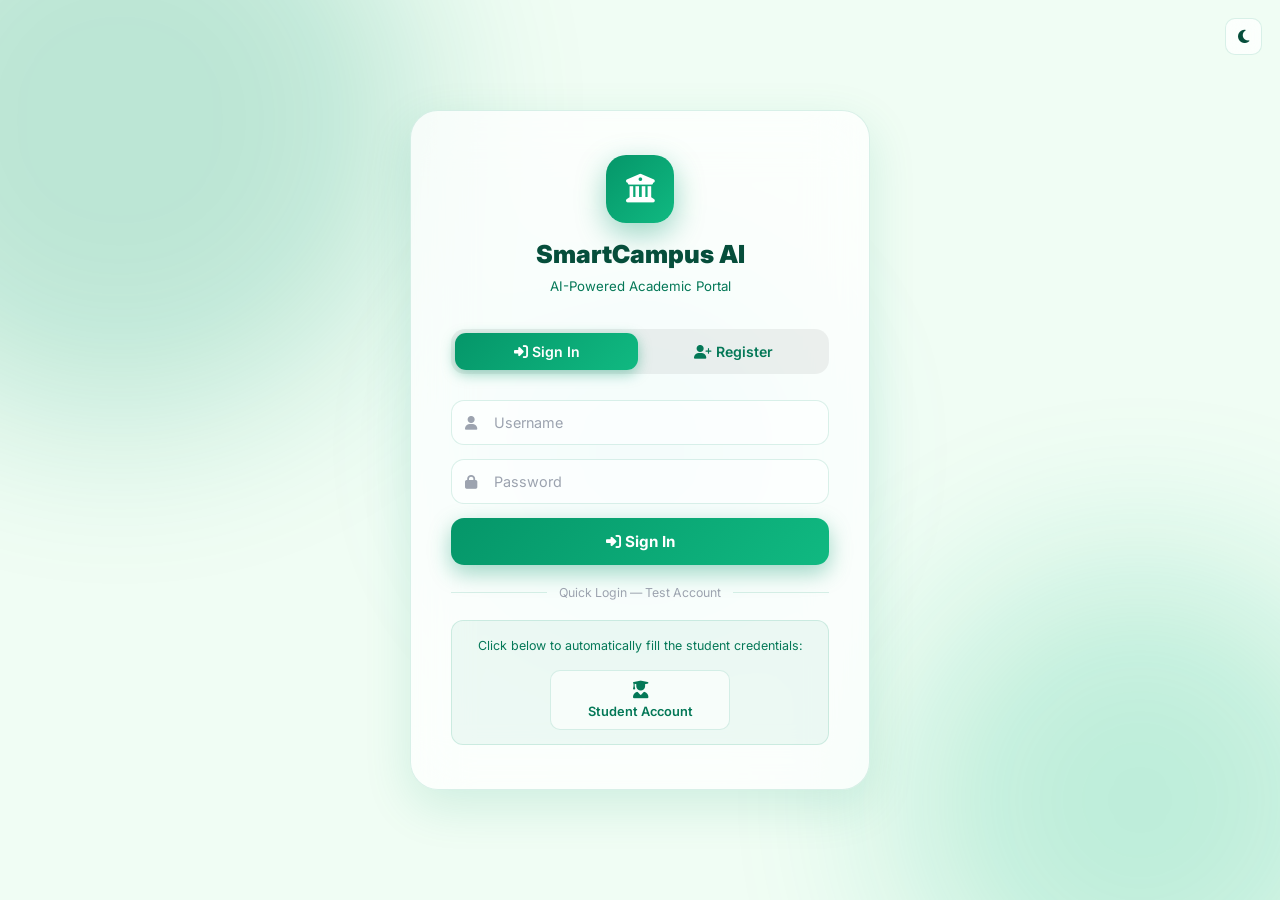
<file: placements.html>
<!DOCTYPE html>
<html lang="en" data-theme="light">
<head>
  <meta charset="UTF-8">
  <meta name="viewport" content="width=device-width, initial-scale=1.0">
  <title>Placements — SmartCampus AI</title>
  <meta name="description" content="SmartCampus Placements — explore recruitment drives, check eligibility and register with top companies.">
  <link rel="stylesheet" href="style.css">
  <link href="https://fonts.googleapis.com/css2?family=Inter:wght@300;400;500;600;700;800;900&display=swap" rel="stylesheet">
  <link rel="stylesheet" href="https://cdnjs.cloudflare.com/ajax/libs/font-awesome/6.4.0/css/all.min.css">
  <style>
    /* Drive cards */
    .drives-grid { display:grid;grid-template-columns:repeat(auto-fill,minmax(310px,1fr));gap:20px;margin-bottom:32px; }
    .drive-card {
      border-radius:20px;padding:24px;position:relative;overflow:hidden;
      background:var(--surface);border:1px solid var(--border);box-shadow:var(--shadow);
      transition:transform 0.26s,box-shadow 0.26s;
    }
    .drive-card:hover { transform:translateY(-5px);box-shadow:var(--shadow-md); }
    .accent-bar { position:absolute;top:0;left:0;right:0;height:5px; }
    .drive-top { display:flex;align-items:center;gap:14px;margin-bottom:14px; }
    .company-logo {
      width:52px;height:52px;border-radius:15px;display:flex;align-items:center;justify-content:center;
      font-size:1.3rem;font-weight:900;color:#fff;flex-shrink:0;
      box-shadow:0 6px 18px rgba(0,0,0,0.2);
    }
    .drive-top h3 { font-size:1.05rem;margin-bottom:3px; }
    .drive-top .industry { font-size:0.78rem;color:var(--text-muted); }
    .pkg-badge {
      display:inline-flex;align-items:center;gap:6px;padding:5px 14px;border-radius:20px;
      font-weight:800;font-size:0.88rem;
      background:linear-gradient(135deg,#10b981,#059669);color:#fff;margin-bottom:14px;
      box-shadow:0 3px 10px rgba(16,185,129,0.3);
    }
    .drive-info { display:flex;flex-direction:column;gap:7px;margin-bottom:16px; }
    .info-row { display:flex;align-items:center;gap:9px;font-size:0.85rem;color:var(--text-2); }
    .info-row i { width:16px;text-align:center;color:var(--text-muted); }
    .drive-footer { display:flex;align-items:center;justify-content:space-between;gap:8px; }
    .status-tag { padding:5px 13px;border-radius:20px;font-size:0.76rem;font-weight:700; }
    .st-open     { background:rgba(16,185,129,0.12);color:#10b981; }
    .st-upcoming { background:rgba(245,158,11,0.12);color:#f59e0b; }
    .st-closed   { background:rgba(239,68,68,0.12);color:#ef4444; }
    .drive-btns  { display:flex;gap:7px; }
    .reg-btn { padding:8px 16px;border-radius:20px;border:none;cursor:pointer;font-weight:700;font-size:0.82rem;transition:opacity 0.2s,transform 0.15s;font-family:inherit; }
    .reg-btn.primary { background:linear-gradient(135deg,var(--info),var(--primary));color:#fff;box-shadow:0 4px 12px rgba(var(--shadow-color),0.3); }
    .reg-btn.secondary { background:rgba(var(--shadow-color),0.1);color:var(--primary);border:1px solid var(--border); }
    .reg-btn:hover:not(:disabled) { opacity:0.85;transform:scale(1.04); }
    .reg-btn:disabled { opacity:0.4;cursor:not-allowed;transform:none; }

    /* Tips */
    .tips-panel { border-radius:var(--radius);padding:24px;background:linear-gradient(135deg,rgba(var(--shadow-color),0.06),rgba(var(--shadow-color),0.06));border:1px solid var(--border);box-shadow:var(--shadow); }
    .tip-item { display:flex;align-items:flex-start;gap:12px;padding:12px 0;border-bottom:1px solid var(--border);font-size:0.87rem;color:var(--text-2); }
    .tip-item:last-child { border-bottom:none; }
    .tip-item i { color:var(--info);margin-top:2px;flex-shrink:0; }

    /* Modal form rows */
    .form-row-2 { display:grid;grid-template-columns:1fr 1fr;gap:12px; }
  </style>
</head>
<body>
<div class="app-layout">
  <!-- Sidebar -->
  <aside class="sidebar">
    <div class="sidebar-brand">
      <div class="sidebar-brand-icon"><i class="fas fa-university"></i></div>
      <div><div class="sidebar-brand-text">SmartCampus</div><div class="sidebar-brand-sub">AI Helpdesk</div></div>
    </div>
    <nav class="sidebar-nav">
      <span class="sidebar-section-label">Navigation</span>
      <a class="sidebar-link" href="dashboard.html"><i class="fas fa-home"></i><span>Dashboard</span></a>
      <a class="sidebar-link" href="chatbot.html"><i class="fas fa-robot"></i><span>AI Helpdesk</span></a>
      <a class="sidebar-link" href="library.html"><i class="fas fa-book-open"></i><span>Library</span></a>
      <a class="sidebar-link" href="placements.html"><i class="fas fa-briefcase"></i><span>Placements</span></a>
      <a class="sidebar-link" href="events.html"><i class="fas fa-calendar-alt"></i><span>Events</span></a>
    </nav>
    <div class="sidebar-footer">
      <div style="display:flex;align-items:center;gap:10px;padding:10px;border-radius:12px;background:var(--surface-2);border:1px solid var(--border);margin-bottom:8px;">
        <div id="sidebar-user-avatar" style="width:36px;height:36px;border-radius:10px;background:linear-gradient(135deg,var(--primary),var(--accent));display:flex;align-items:center;justify-content:center;color:#fff;font-weight:700;font-size:0.85rem;flex-shrink:0;"></div>
        <div style="flex:1;min-width:0;"><div id="sidebar-user-name" style="font-size:0.82rem;font-weight:700;overflow:hidden;text-overflow:ellipsis;white-space:nowrap;"></div><div id="sidebar-user-role" style="font-size:0.7rem;color:var(--text-muted);"></div></div>
      </div>
      <button class="sidebar-link theme-toggle-btn" id="theme-toggle" style="width:100%;border:none;cursor:pointer;background:none;text-align:left;"><i class="fas fa-moon"></i><span class="theme-label">Dark Mode</span></button>
      <a class="sidebar-link" href="#" onclick="logout();return false;" style="color:var(--danger);"><i class="fas fa-sign-out-alt"></i><span>Logout</span></a>
    </div>
  </aside>

  <!-- Main -->
  <main class="main-content">
    <div class="page-header">
      <div class="page-header-icon" style="background:linear-gradient(135deg,var(--info),var(--primary))"><i class="fas fa-briefcase"></i></div>
      <div><h1>Placements</h1><p>Explore recruitment drives &amp; register with top companies</p></div>
    </div>

    <!-- Stats -->
    <div class="stats-grid" id="placementStats">
      <div class="stat-card"><div class="stat-icon" style="background:linear-gradient(135deg,var(--primary),var(--accent))"><i class="fas fa-building"></i></div><div class="stat-value">7</div><div class="stat-label">Total Drives</div></div>
      <div class="stat-card"><div class="stat-icon" style="background:linear-gradient(135deg,var(--success),var(--info))"><i class="fas fa-door-open"></i></div><div class="stat-value">3</div><div class="stat-label">Open Drives</div></div>
      <div class="stat-card"><div class="stat-icon" style="background:linear-gradient(135deg,#f59e0b,#ef4444)"><i class="fas fa-users"></i></div><div class="stat-value">142</div><div class="stat-label">Students Placed</div></div>
      <div class="stat-card"><div class="stat-icon" style="background:linear-gradient(135deg,var(--primary),var(--accent))"><i class="fas fa-trophy"></i></div><div class="stat-value">₹42 LPA</div><div class="stat-label">Highest Package</div></div>
    </div>

    <!-- Filters -->
    <div class="filter-chips" id="driveFilters">
      <button class="chip active" onclick="filterDrives('ALL',this)">All Drives</button>
      <button class="chip" onclick="filterDrives('OPEN',this)">🟢 Open</button>
      <button class="chip" onclick="filterDrives('UPCOMING',this)">🟡 Upcoming</button>
      <button class="chip" onclick="filterDrives('CLOSED',this)">🔴 Closed</button>
    </div>

    <div class="section-title"><i class="fas fa-building" style="color:var(--info)"></i> Recruitment Drives</div>
    <div class="drives-grid" id="drivesGrid"></div>

    <!-- Tips -->
    <div class="section-title"><i class="fas fa-lightbulb" style="color:#f59e0b"></i> Placement Tips</div>
    <div class="tips-panel">
      <div style="display:flex;align-items:center;gap:10px;margin-bottom:16px">
        <i class="fas fa-star" style="color:#f59e0b;font-size:1.1rem"></i>
        <h3 style="margin:0;font-size:1rem">Pro Tips from Placement Cell</h3>
      </div>
      <div class="tip-item"><i class="fas fa-check-circle"></i><div><strong>Resume Ready:</strong> Keep your resume updated with latest projects. Always have a PDF version ready to submit.</div></div>
      <div class="tip-item"><i class="fas fa-check-circle"></i><div><strong>CGPA Matters:</strong> Most companies have a CGPA cutoff. Maintain it above 7.5 for maximum eligibility.</div></div>
      <div class="tip-item"><i class="fas fa-check-circle"></i><div><strong>Practice DSA:</strong> Data Structures &amp; Algorithms are tested in nearly every tech interview. Use LeetCode daily.</div></div>
      <div class="tip-item"><i class="fas fa-check-circle"></i><div><strong>Mock Interviews:</strong> Attend the placement cell's weekly mock sessions every Friday at 3 PM in Seminar Hall B.</div></div>
      <div class="tip-item"><i class="fas fa-check-circle"></i><div><strong>Register Early:</strong> Submit your resume to the placement cell at least 2 weeks before the drive date.</div></div>
    </div>
  </main>
</div>

<!-- Register Modal -->
<div class="modal-overlay" id="regModal">
  <div class="modal-box">
    <button class="modal-close" onclick="closeModal('regModal')"><i class="fas fa-times"></i></button>
    <div id="regModalContent"></div>
  </div>
</div>

<script src="script.js"></script>
<script>
  checkAuth();
  let allDrives = [...MOCK.drives];
  const accentVal = getComputedStyle(document.documentElement).getPropertyValue('--accent').trim() || '#8b5cf6';

  function renderDrives(drives) {
    const grid = document.getElementById('drivesGrid');
    if (!drives.length) {
      grid.innerHTML = `<div class="empty-state" style="grid-column:1/-1"><i class="fas fa-briefcase"></i><p>No drives found.</p></div>`;
      return;
    }
    grid.innerHTML = drives.map(d => {
      const sc = d.status.toLowerCase();
      const stClass = { OPEN:'st-open', UPCOMING:'st-upcoming', CLOSED:'st-closed' }[d.status];
      const isClosed = d.status === 'CLOSED';
      const regBtn = isClosed
        ? `<button class="reg-btn primary" disabled><i class="fas fa-lock"></i> Closed</button>`
        : `<button class="reg-btn primary" onclick="openRegModal(${d.id})"><i class="fas fa-user-plus"></i> Register</button>`;

      return `
        <div class="drive-card">
          <div class="accent-bar" style="background:linear-gradient(90deg,${d.color},${accentVal})"></div>
          <div class="drive-top">
            <div class="company-logo" style="background:${d.color}">${d.logo}</div>
            <div><h3>${d.company}</h3><div class="industry">${d.industry}</div></div>
          </div>
          <div class="pkg-badge"><i class="fas fa-rupee-sign"></i> ${d.package}</div>
          <div class="drive-info">
            <div class="info-row"><i class="fas fa-briefcase"></i> ${d.jobTitle}</div>
            <div class="info-row"><i class="fas fa-graduation-cap"></i> ${d.eligibility}</div>
            <div class="info-row"><i class="fas fa-calendar-alt"></i> Interview: ${d.interviewDate}</div>
          </div>
          <div class="drive-footer">
            <span class="status-tag ${stClass}">${d.status}</span>
            <div class="drive-btns">${regBtn}</div>
          </div>
        </div>`;
    }).join('');
  }

  function filterDrives(status, btn) {
    document.querySelectorAll('.filter-chips .chip').forEach(c=>c.classList.remove('active'));
    btn.classList.add('active');
    renderDrives(status==='ALL' ? allDrives : allDrives.filter(d=>d.status===status));
  }

  function openRegModal(id) {
    const d = allDrives.find(x=>x.id===id);
    if (!d) return;
    const user = JSON.parse(localStorage.getItem('sc-user')||'{}');
    document.getElementById('regModalContent').innerHTML = `
      <div style="display:flex;align-items:center;gap:14px;margin-bottom:24px;padding-bottom:18px;border-bottom:1px solid var(--border)">
        <div style="width:52px;height:52px;border-radius:15px;background:${d.color};display:flex;align-items:center;justify-content:center;font-size:1.4rem;font-weight:900;color:#fff;flex-shrink:0;">${d.logo}</div>
        <div><h2 style="margin:0;font-size:1.1rem">${d.company}</h2><p style="margin:3px 0 0;font-size:0.82rem;color:var(--text-muted)">${d.jobTitle} — ${d.package}</p></div>
      </div>
      <div class="form-row-2" style="margin-bottom:12px">
        <div class="form-group"><label><i class="fas fa-calendar"></i> Interview Date</label><input class="form-control" value="${d.interviewDate}" readonly style="opacity:0.7"></div>
        <div class="form-group"><label><i class="fas fa-graduation-cap"></i> Eligibility</label><input class="form-control" value="${d.eligibility}" readonly style="opacity:0.7;font-size:0.78rem"></div>
      </div>
      <div class="form-row-2">
        <div class="form-group"><label>Full Name *</label><input class="form-control" id="rName" value="${user.fullName||''}" placeholder="Your full name" required></div>
        <div class="form-group"><label>Student ID *</label><input class="form-control" id="rStudentId" placeholder="e.g. CS2021001" required></div>
      </div>
      <div class="form-row-2">
        <div class="form-group"><label>Email *</label><input class="form-control" id="rEmail" type="email" value="${user.email||''}" placeholder="your@student.edu" required></div>
        <div class="form-group"><label>CGPA *</label><input class="form-control" id="rCgpa" type="number" value="8.7" step="0.1" min="0" max="10" required></div>
      </div>
      <div class="form-group">
        <label>Branch / Department *</label>
        <select class="form-control" id="rBranch" required>
          <option value="">Select branch</option>
          <option selected>Computer Science &amp; Engineering</option>
          <option>Information Technology</option>
          <option>Electronics &amp; Communication</option>
          <option>Electrical Engineering</option>
          <option>Mechanical Engineering</option>
          <option>MBA</option>
        </select>
      </div>
      <div class="form-group">
        <label>Resume Link (Google Drive / LinkedIn)</label>
        <input class="form-control" id="rResume" type="url" placeholder="https://drive.google.com/...">
      </div>
      <button class="btn btn-primary btn-block btn-lg" style="margin-top:6px" onclick="submitReg(${d.id})">
        <i class="fas fa-user-plus"></i> Confirm Registration
      </button>`;
    openModal('regModal');
  }

  function submitReg(driveId) {
    const name   = document.getElementById('rName').value.trim();
    const sid    = document.getElementById('rStudentId').value.trim();
    const email  = document.getElementById('rEmail').value.trim();
    const cgpa   = document.getElementById('rCgpa').value.trim();
    const branch = document.getElementById('rBranch').value;
    if (!name||!sid||!email||!cgpa||!branch) { showToast('Please fill all required fields.','warning'); return; }

    const d = allDrives.find(x=>x.id===driveId);
    const ref = genRef('PL');

    localStorage.setItem('sc-lastPlacement', JSON.stringify({ company:d.company, role:d.jobTitle, referenceId:ref, interviewDate:d.interviewDate }));

    document.getElementById('regModalContent').innerHTML = `
      <div class="success-card">
        <div class="tick"><i class="fas fa-check-circle"></i></div>
        <h3>Registration Confirmed! 🎉</h3>
        <p>You've successfully registered for <strong>${d.jobTitle}</strong> at <strong>${d.company}</strong>.</p>
        <div class="ref-badge"><i class="fas fa-barcode"></i> ${ref}</div>
        <p style="margin-top:14px;font-size:0.82rem">Interview Date: <strong>${d.interviewDate}</strong><br>Save your reference ID for future correspondence.</p>
        <button class="btn btn-primary btn-block" style="margin-top:18px" onclick="closeModal('regModal')"><i class="fas fa-check"></i> Done</button>
      </div>`;
    showToast('Registered successfully! Check your reference ID.','success');
  }

  renderDrives(allDrives);
</script>
</body>
</html>
</file>
<file: style.css>
/* ══════════════════════════════════════════════
   SmartCampus AI — Design System
   ══════════════════════════════════════════════ */

/* ── Google Font ── */
@import url('https://fonts.googleapis.com/css2?family=Inter:wght@300;400;500;600;700;800;900&display=swap');

/* ── CSS Variables ── */
:root {
  --primary:        #059669;
  --primary-dark:   #047857;
  --primary-light:  #34d399;
  --accent:         #10b981;
  --success:        #10b981;
  --warning:        #f59e0b;
  --danger:         #ef4444;
  --info:           #06b6d4;

  /* surfaces */
  --bg:             #f0fdf4;
  --bg-2:           #ffffff;
  --surface:        rgba(255,255,255,0.75);
  --surface-2:      rgba(255,255,255,0.55);
  --border:         rgba(5,150,105,0.14);
  --border-2:       rgba(0,0,0,0.08);

  /* text */
  --text:           #064e3b;
  --text-2:         #047857;
  --text-muted:     #9ca3af;

  /* sidebar */
  --sidebar-w:      250px;
  --sidebar-bg:     rgba(255,255,255,0.8);
  --sidebar-border: rgba(5,150,105,0.12);

  /* misc */
  --radius:         16px;
  --radius-sm:      10px;
  --radius-lg:      22px;
  --shadow:         0 8px 32px rgba(5,150,105,0.08);
  --shadow-md:      0 16px 48px rgba(5,150,105,0.14);
  --transition:     0.25s ease;
  --shadow-color:   5, 150, 105;
}

[data-theme="dark"] {
  --primary:      #10b981;
  --primary-dark:  #059669;
  --primary-light: #6ee7b7;
  --accent:        #34d399;
  --bg:           #022c22;
  --bg-2:         #043e30;
  --surface:      rgba(6, 78, 59, 0.4);
  --surface-2:    rgba(6, 78, 59, 0.25);
  --border:       rgba(52,211,153,0.22);
  --border-2:     rgba(255,255,255,0.08);
  --text:         #f0fdf4;
  --text-2:       #a7f3d0;
  --text-muted:   #64748b;
  --sidebar-bg:   rgba(2, 44, 34, 0.9);
  --sidebar-border: rgba(52, 211, 153, 0.2);
  --shadow:       0 8px 32px rgba(0,0,0,0.5);
  --shadow-md:    0 16px 48px rgba(0,0,0,0.65);
  --shadow-color: 16, 185, 129;
}

/* ── Reset ── */
*, *::before, *::after { box-sizing: border-box; margin: 0; padding: 0; }
html { scroll-behavior: smooth; }

body {
  font-family: 'Inter', system-ui, sans-serif;
  background: var(--bg);
  color: var(--text);
  min-height: 100vh;
  transition: background var(--transition), color var(--transition);
  -webkit-font-smoothing: antialiased;
}

/* ── Background gradient ── */
body::before {
  content: '';
  position: fixed;
  inset: 0;
  background:
    radial-gradient(ellipse 80% 60% at 20% -10%, rgba(99,102,241,0.12) 0%, transparent 60%),
    radial-gradient(ellipse 60% 50% at 80% 110%, rgba(139,92,246,0.10) 0%, transparent 60%);
  pointer-events: none;
  z-index: 0;
}
body > * { position: relative; z-index: 1; }

/* ── Typography ── */
h1,h2,h3,h4,h5,h6 { font-weight: 700; line-height: 1.25; color: var(--text); }
p { color: var(--text-2); line-height: 1.7; }
a { text-decoration: none; color: inherit; }

/* ── Glass Panel ── */
.glass {
  background: var(--surface);
  backdrop-filter: blur(16px);
  -webkit-backdrop-filter: blur(16px);
  border: 1px solid var(--border);
  border-radius: var(--radius);
  box-shadow: var(--shadow);
}

.glass-sm {
  background: var(--surface-2);
  backdrop-filter: blur(10px);
  -webkit-backdrop-filter: blur(10px);
  border: 1px solid var(--border);
  border-radius: var(--radius-sm);
}

/* ── Buttons ── */
.btn {
  display: inline-flex;
  align-items: center;
  gap: 8px;
  padding: 10px 22px;
  border-radius: var(--radius-sm);
  font-weight: 600;
  font-size: 0.9rem;
  cursor: pointer;
  border: none;
  transition: transform var(--transition), box-shadow var(--transition), opacity var(--transition);
  font-family: inherit;
  white-space: nowrap;
}
.btn:hover { transform: translateY(-2px); }
.btn:active { transform: translateY(0); }
.btn:disabled { opacity: 0.5; cursor: not-allowed; transform: none !important; }

.btn-primary {
  background: linear-gradient(135deg, var(--primary), var(--accent));
  color: #fff;
  box-shadow: 0 4px 16px rgba(var(--shadow-color), 0.35);
}
.btn-primary:hover { box-shadow: 0 8px 28px rgba(var(--shadow-color), 0.5); }

.btn-secondary {
  background: var(--surface);
  color: var(--primary);
  border: 1.5px solid var(--border);
}
.btn-secondary:hover { background: rgba(var(--shadow-color), 0.1); }

.btn-success {
  background: linear-gradient(135deg, #10b981, #059669);
  color: #fff;
  box-shadow: 0 4px 16px rgba(16,185,129,0.3);
}
.btn-danger {
  background: rgba(239,68,68,0.12);
  color: var(--danger);
  border: 1px solid rgba(239,68,68,0.25);
}
.btn-danger:hover { background: rgba(239,68,68,0.2); }

.btn-sm { padding: 6px 14px; font-size: 0.8rem; border-radius: 8px; }
.btn-lg { padding: 14px 32px; font-size: 1rem; border-radius: 14px; }
.btn-block { width: 100%; justify-content: center; }

/* ── Badges / Pills ── */
.badge {
  display: inline-flex; align-items: center; gap: 5px;
  padding: 4px 12px; border-radius: 50px;
  font-size: 0.75rem; font-weight: 600; letter-spacing: 0.03em;
}
.badge-primary  { background: rgba(99,102,241,0.12); color: var(--primary); }
.badge-success  { background: rgba(16,185,129,0.12); color: #10b981; }
.badge-warning  { background: rgba(245,158,11,0.12);  color: #f59e0b; }
.badge-danger   { background: rgba(239,68,68,0.12);   color: #ef4444; }
.badge-info     { background: rgba(14,165,233,0.12);  color: #0ea5e9; }
.badge-purple   { background: rgba(139,92,246,0.12);  color: #8b5cf6; }

/* ── Forms ── */
.form-group { margin-bottom: 16px; }
.form-group label {
  display: block; font-size: 0.82rem; font-weight: 600;
  color: var(--text-2); margin-bottom: 6px;
}
.form-control {
  width: 100%; padding: 11px 14px;
  background: var(--surface-2);
  border: 1.5px solid var(--border-2);
  border-radius: var(--radius-sm);
  color: var(--text); font-family: inherit; font-size: 0.9rem;
  transition: border-color var(--transition), box-shadow var(--transition);
  outline: none;
}
.form-control::placeholder { color: var(--text-muted); }
.form-control:focus {
  border-color: var(--primary);
  box-shadow: 0 0 0 3px rgba(99,102,241,0.15);
}
select.form-control option { background: var(--bg-2); color: var(--text); }

/* ── Dashboard Layout ── */
.app-layout {
  display: flex;
  min-height: 100vh;
}

/* ── Sidebar ── */
.sidebar {
  width: var(--sidebar-w);
  min-height: 100vh;
  background: var(--sidebar-bg);
  backdrop-filter: blur(20px);
  -webkit-backdrop-filter: blur(20px);
  border-right: 1px solid var(--sidebar-border);
  display: flex;
  flex-direction: column;
  padding: 0;
  position: sticky;
  top: 0;
  flex-shrink: 0;
  z-index: 100;
  transition: background var(--transition);
}

.sidebar-brand {
  padding: 24px 20px 16px;
  display: flex;
  align-items: center;
  gap: 12px;
  border-bottom: 1px solid var(--border);
}
.sidebar-brand-icon {
  width: 42px; height: 42px;
  background: linear-gradient(135deg, var(--primary), var(--accent));
  border-radius: 12px;
  display: flex; align-items: center; justify-content: center;
  color: #fff; font-size: 1.1rem;
  box-shadow: 0 4px 14px rgba(99,102,241,0.4);
  flex-shrink: 0;
}
.sidebar-brand-text { font-size: 1rem; font-weight: 800; color: var(--text); line-height: 1; }
.sidebar-brand-sub  { font-size: 0.7rem; color: var(--text-muted); margin-top: 2px; }

.sidebar-nav { flex: 1; padding: 16px 12px; display: flex; flex-direction: column; gap: 4px; }

.sidebar-link {
  display: flex; align-items: center; gap: 12px;
  padding: 11px 14px; border-radius: var(--radius-sm);
  color: var(--text-2); font-weight: 500; font-size: 0.9rem;
  transition: all var(--transition); cursor: pointer;
}
.sidebar-link i { width: 18px; text-align: center; font-size: 0.95rem; flex-shrink: 0; }
.sidebar-link:hover { background: rgba(99,102,241,0.08); color: var(--primary); }
.sidebar-link.active {
  background: linear-gradient(135deg, rgba(99,102,241,0.15), rgba(139,92,246,0.15));
  color: var(--primary);
  font-weight: 600;
  border: 1px solid rgba(99,102,241,0.2);
}

.sidebar-section-label {
  font-size: 0.65rem; font-weight: 700; text-transform: uppercase;
  letter-spacing: 0.1em; color: var(--text-muted);
  padding: 12px 14px 4px;
}

.sidebar-footer {
  padding: 12px;
  border-top: 1px solid var(--border);
}

/* ── Main Content ── */
.main-content {
  flex: 1;
  padding: 32px;
  overflow-x: hidden;
  min-width: 0;
}

/* ── Page Header ── */
.page-header {
  display: flex; align-items: center; gap: 16px;
  margin-bottom: 28px;
}
.page-header-icon {
  width: 56px; height: 56px; border-radius: 16px;
  display: flex; align-items: center; justify-content: center;
  font-size: 1.5rem; color: #fff;
  box-shadow: 0 6px 20px rgba(99,102,241,0.3);
  flex-shrink: 0;
}
.page-header h1 { font-size: 1.7rem; }
.page-header p  { font-size: 0.88rem; color: var(--text-muted); margin-top: 4px; }

/* ── Stat Cards ── */
.stats-grid {
  display: grid;
  grid-template-columns: repeat(auto-fit, minmax(160px, 1fr));
  gap: 16px;
  margin-bottom: 28px;
}

.stat-card {
  padding: 22px 20px;
  border-radius: var(--radius);
  background: var(--surface);
  backdrop-filter: blur(12px);
  border: 1px solid var(--border);
  box-shadow: var(--shadow);
  transition: transform var(--transition), box-shadow var(--transition);
  cursor: default;
  position: relative;
  overflow: hidden;
}
.stat-card::before {
  content: '';
  position: absolute; top: 0; left: 0; right: 0; height: 3px;
  opacity: 0; transition: opacity var(--transition);
}
.stat-card:hover { transform: translateY(-4px); box-shadow: var(--shadow-md); }
.stat-card:hover::before { opacity: 1; }
.stat-card .stat-icon {
  width: 44px; height: 44px; border-radius: 12px;
  display: flex; align-items: center; justify-content: center;
  font-size: 1.1rem; color: #fff; margin-bottom: 14px;
}
.stat-card .stat-value {
  font-size: 2rem; font-weight: 800; color: var(--text); line-height: 1;
}
.stat-card .stat-label {
  font-size: 0.8rem; color: var(--text-muted); margin-top: 5px; font-weight: 500;
}
.stat-card .stat-change {
  font-size: 0.76rem; font-weight: 600; margin-top: 6px;
  display: flex; align-items: center; gap: 4px;
}
.stat-change.up   { color: #10b981; }
.stat-change.down { color: #ef4444; }

/* ── Tables ── */
.table-wrap {
  border-radius: var(--radius);
  overflow: hidden;
  background: var(--surface);
  backdrop-filter: blur(12px);
  border: 1px solid var(--border);
  box-shadow: var(--shadow);
}
.data-table { width: 100%; border-collapse: collapse; }
.data-table thead tr {
  background: linear-gradient(135deg, var(--primary), var(--accent));
}
.data-table th {
  padding: 13px 16px; text-align: left;
  font-size: 0.75rem; font-weight: 700;
  text-transform: uppercase; letter-spacing: 0.06em; color: #fff;
}
.data-table td {
  padding: 13px 16px; font-size: 0.88rem; color: var(--text);
  border-bottom: 1px solid var(--border-2);
}
.data-table tbody tr:last-child td { border-bottom: none; }
.data-table tbody tr:hover td { background: rgba(99,102,241,0.04); }

/* ── Search Bar ── */
.search-row {
  display: flex; gap: 12px; align-items: center; margin-bottom: 20px; flex-wrap: wrap;
}
.search-input {
  flex: 1; min-width: 200px;
  padding: 11px 16px 11px 42px;
  background: var(--surface);
  border: 1.5px solid var(--border);
  border-radius: 50px;
  color: var(--text); font-family: inherit; font-size: 0.9rem;
  outline: none; transition: border-color var(--transition), box-shadow var(--transition);
  position: relative;
}
.search-wrap { position: relative; flex: 1; }
.search-wrap i {
  position: absolute; left: 14px; top: 50%; transform: translateY(-50%);
  color: var(--text-muted); font-size: 0.85rem; pointer-events: none;
}
.search-wrap input {
  width: 100%; padding: 11px 16px 11px 40px;
  background: var(--surface); border: 1.5px solid var(--border);
  border-radius: 50px; color: var(--text); font-family: inherit; font-size: 0.9rem;
  outline: none; transition: all var(--transition);
}
.search-wrap input::placeholder { color: var(--text-muted); }
.search-wrap input:focus { border-color: var(--primary); box-shadow: 0 0 0 3px rgba(99,102,241,0.12); }

/* ── Filter Chips ── */
.filter-chips { display: flex; gap: 8px; flex-wrap: wrap; margin-bottom: 20px; }
.chip {
  padding: 7px 18px; border-radius: 50px; font-size: 0.82rem; font-weight: 600;
  border: 1.5px solid var(--border); cursor: pointer;
  background: transparent; color: var(--text-2);
  font-family: inherit; transition: all var(--transition);
}
.chip:hover { border-color: var(--primary); color: var(--primary); }
.chip.active {
  background: linear-gradient(135deg, var(--primary), var(--accent));
  color: #fff; border-color: transparent;
  box-shadow: 0 4px 14px rgba(99,102,241,0.35);
}

/* ── Modal ── */
.modal-overlay {
  display: none; position: fixed; inset: 0;
  background: rgba(0,0,0,0.55); backdrop-filter: blur(8px);
  z-index: 9000; align-items: center; justify-content: center; padding: 20px;
}
.modal-overlay.open { display: flex; }

.modal-box {
  background: var(--bg-2);
  border-radius: var(--radius-lg);
  padding: 36px;
  width: 100%; max-width: 500px;
  position: relative;
  box-shadow: 0 32px 80px rgba(0,0,0,0.3);
  animation: modalIn 0.3s cubic-bezier(0.34,1.56,0.64,1);
  max-height: 90vh; overflow-y: auto;
  border: 1px solid var(--border);
}
@keyframes modalIn {
  from { opacity: 0; transform: translateY(24px) scale(0.96); }
  to   { opacity: 1; transform: none; }
}
.modal-close {
  position: absolute; top: 16px; right: 18px;
  background: none; border: none; cursor: pointer;
  font-size: 1.2rem; color: var(--text-muted);
  padding: 4px 8px; border-radius: 6px; transition: all var(--transition);
}
.modal-close:hover { color: var(--danger); background: rgba(239,68,68,0.1); }

/* ── Toast ── */
#toast-root {
  position: fixed; top: 20px; right: 20px; z-index: 9999;
  display: flex; flex-direction: column; gap: 10px;
  pointer-events: none;
}
.toast {
  display: flex; align-items: center; gap: 10px;
  padding: 13px 18px; border-radius: 14px;
  color: #fff; font-weight: 600; font-size: 0.88rem;
  box-shadow: 0 12px 32px rgba(0,0,0,0.25);
  backdrop-filter: blur(12px);
  transform: translateX(120%); opacity: 0;
  transition: all 0.35s cubic-bezier(0.34,1.56,0.64,1);
  pointer-events: auto; min-width: 240px; max-width: 360px;
}
.toast.show { transform: translateX(0); opacity: 1; }
.toast-success { background: linear-gradient(135deg,rgba(16,185,129,0.92),rgba(5,150,105,0.92)); }
.toast-error   { background: linear-gradient(135deg,rgba(239,68,68,0.92),rgba(220,38,38,0.92)); }
.toast-info    { background: linear-gradient(135deg,rgba(99,102,241,0.92),rgba(139,92,246,0.92)); }
.toast-warning { background: linear-gradient(135deg,rgba(245,158,11,0.92),rgba(217,119,6,0.92)); }

/* ── Spinner ── */
.spinner {
  width: 18px; height: 18px;
  border: 2px solid rgba(255,255,255,0.3);
  border-top-color: #fff;
  border-radius: 50%;
  animation: spin 0.7s linear infinite;
}
@keyframes spin { to { transform: rotate(360deg); } }

/* ── Empty State ── */
.empty-state {
  text-align: center; padding: 60px 24px;
  color: var(--text-muted);
}
.empty-state i { font-size: 3rem; margin-bottom: 16px; display: block; opacity: 0.4; }
.empty-state p { font-size: 0.9rem; }

/* ── Section Title ── */
.section-title {
  font-size: 1.1rem; font-weight: 700;
  display: flex; align-items: center; gap: 10px;
  margin-bottom: 16px; color: var(--text);
}

/* ── Grid layouts ── */
.grid-2 { display: grid; grid-template-columns: repeat(2, 1fr); gap: 20px; }
.grid-3 { display: grid; grid-template-columns: repeat(3, 1fr); gap: 20px; }
.grid-auto { display: grid; grid-template-columns: repeat(auto-fill, minmax(280px, 1fr)); gap: 20px; }

/* ── Scrollbar ── */
::-webkit-scrollbar { width: 6px; height: 6px; }
::-webkit-scrollbar-track { background: transparent; }
::-webkit-scrollbar-thumb { background: var(--border); border-radius: 10px; }
::-webkit-scrollbar-thumb:hover { background: var(--primary-light); }

/* ── Animations ── */
@keyframes fadeInUp {
  from { opacity: 0; transform: translateY(20px); }
  to   { opacity: 1; transform: none; }
}
@keyframes fadeInDown {
  from { opacity: 0; transform: translateY(-20px); }
  to   { opacity: 1; transform: none; }
}
.fade-in-up   { animation: fadeInUp   0.5s ease both; }
.fade-in-down { animation: fadeInDown 0.5s ease both; }

/* ── Responsive ── */
@media (max-width: 900px) {
  :root { --sidebar-w: 68px; }
  .sidebar-brand-text, .sidebar-brand-sub, .sidebar-link span,
  .sidebar-section-label { display: none; }
  .sidebar-brand { padding: 20px 12px; justify-content: center; }
  .sidebar-link  { justify-content: center; padding: 14px; }
  .sidebar-link i { width: auto; font-size: 1.1rem; }
  .main-content { padding: 20px 16px; }
}
@media (max-width: 600px) {
  .grid-2, .grid-3 { grid-template-columns: 1fr; }
  .stats-grid { grid-template-columns: repeat(2, 1fr); }
}

/* ─── Success Card (used in modals) ─── */
.success-card { text-align: center; padding: 10px 0; }
.success-card .tick { font-size: 3.5rem; color: #10b981; margin-bottom: 14px; }
.success-card h3 { margin: 0 0 10px; font-size: 1.3rem; }
.success-card p  { margin: 0 0 18px; color: var(--text-2); font-size: 0.9rem; }
.ref-badge {
  display: inline-block; padding: 10px 24px; border-radius: 12px;
  background: rgba(16,185,129,0.1); color: #10b981;
  font-weight: 700; font-size: 1rem; letter-spacing: 0.05em;
  border: 1px solid rgba(16,185,129,0.25);
}

/* ── Misc utility ── */
.text-primary { color: var(--primary); }
.text-muted   { color: var(--text-muted); }
.fw-700       { font-weight: 700; }
.mt-8 { margin-top: 8px; }
.mt-16 { margin-top: 16px; }
.mt-24 { margin-top: 24px; }
.mt-32 { margin-top: 32px; }
.mb-16 { margin-bottom: 16px; }
.mb-24 { margin-bottom: 24px; }
.gap-8  { gap: 8px; }
.flex   { display: flex; }
.flex-col { flex-direction: column; }
.items-center { align-items: center; }
.justify-between { justify-content: space-between; }
.flex-wrap { flex-wrap: wrap; }
</file>
